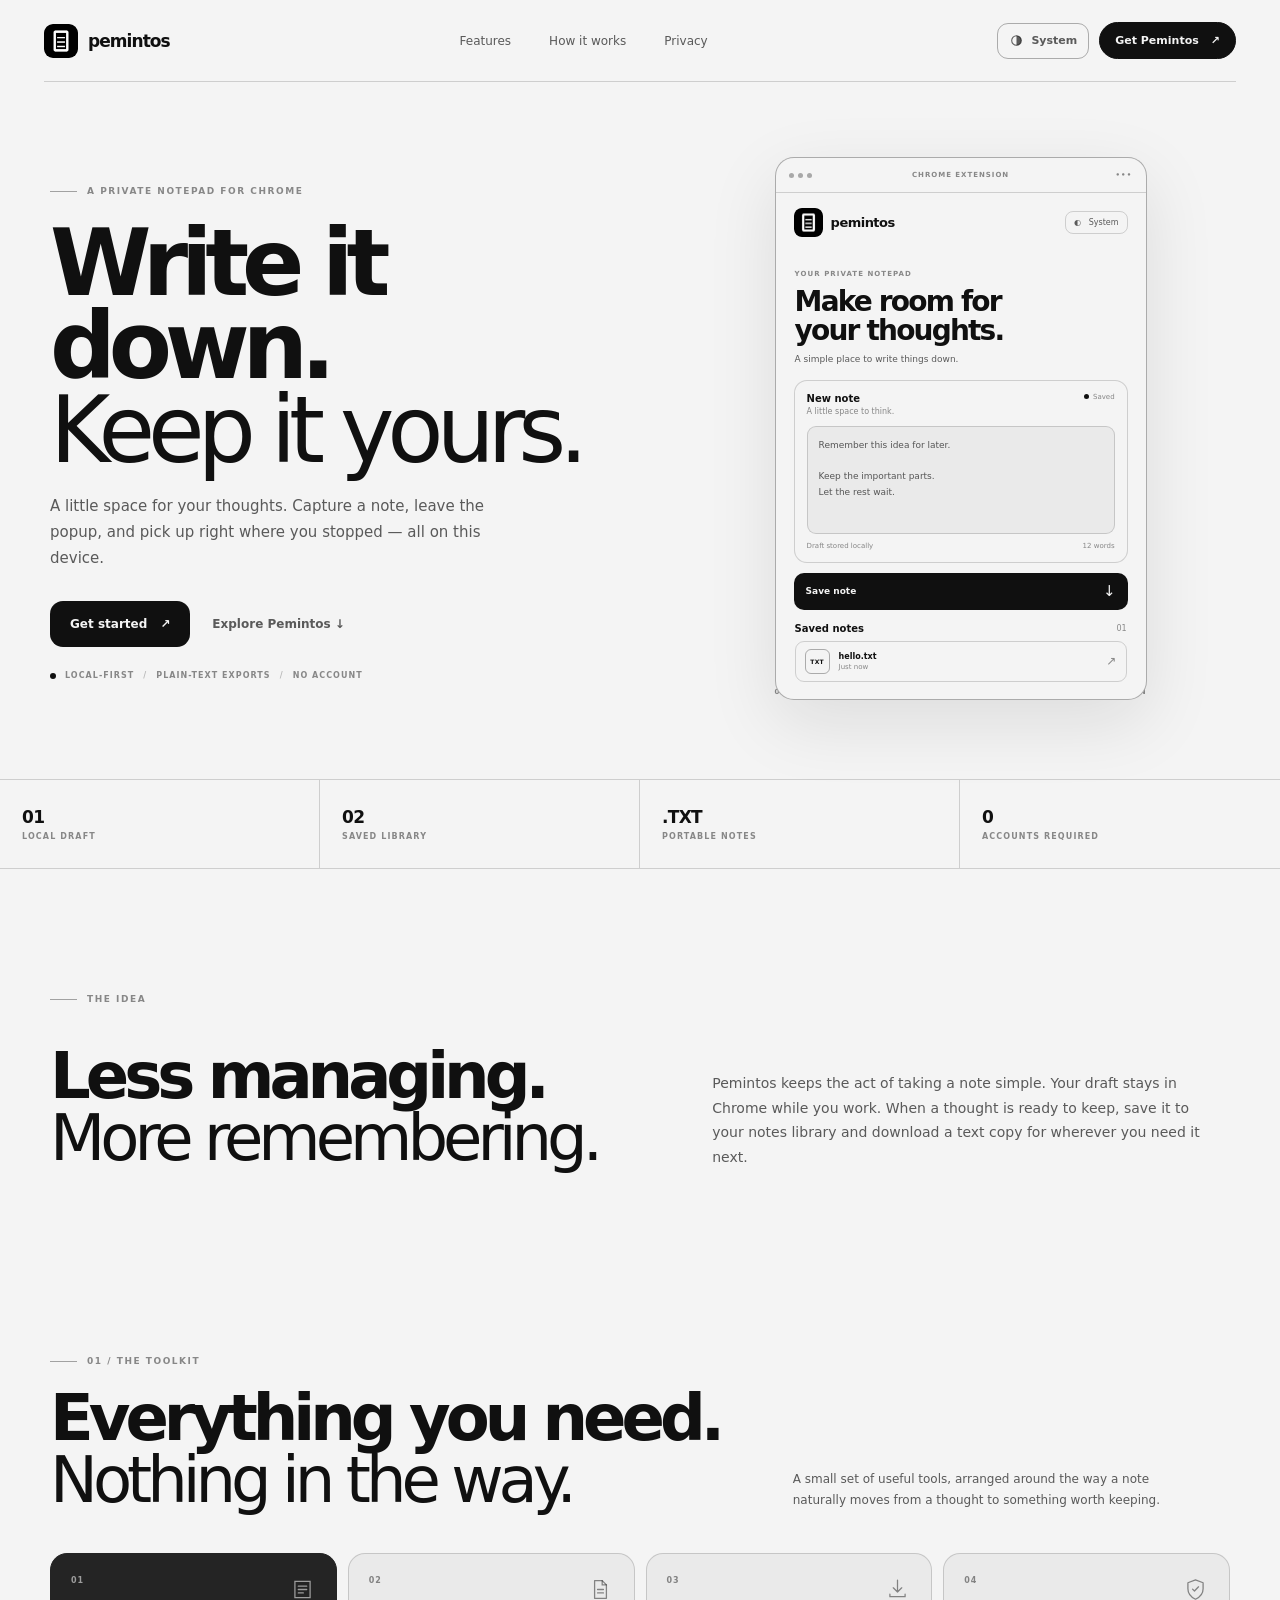
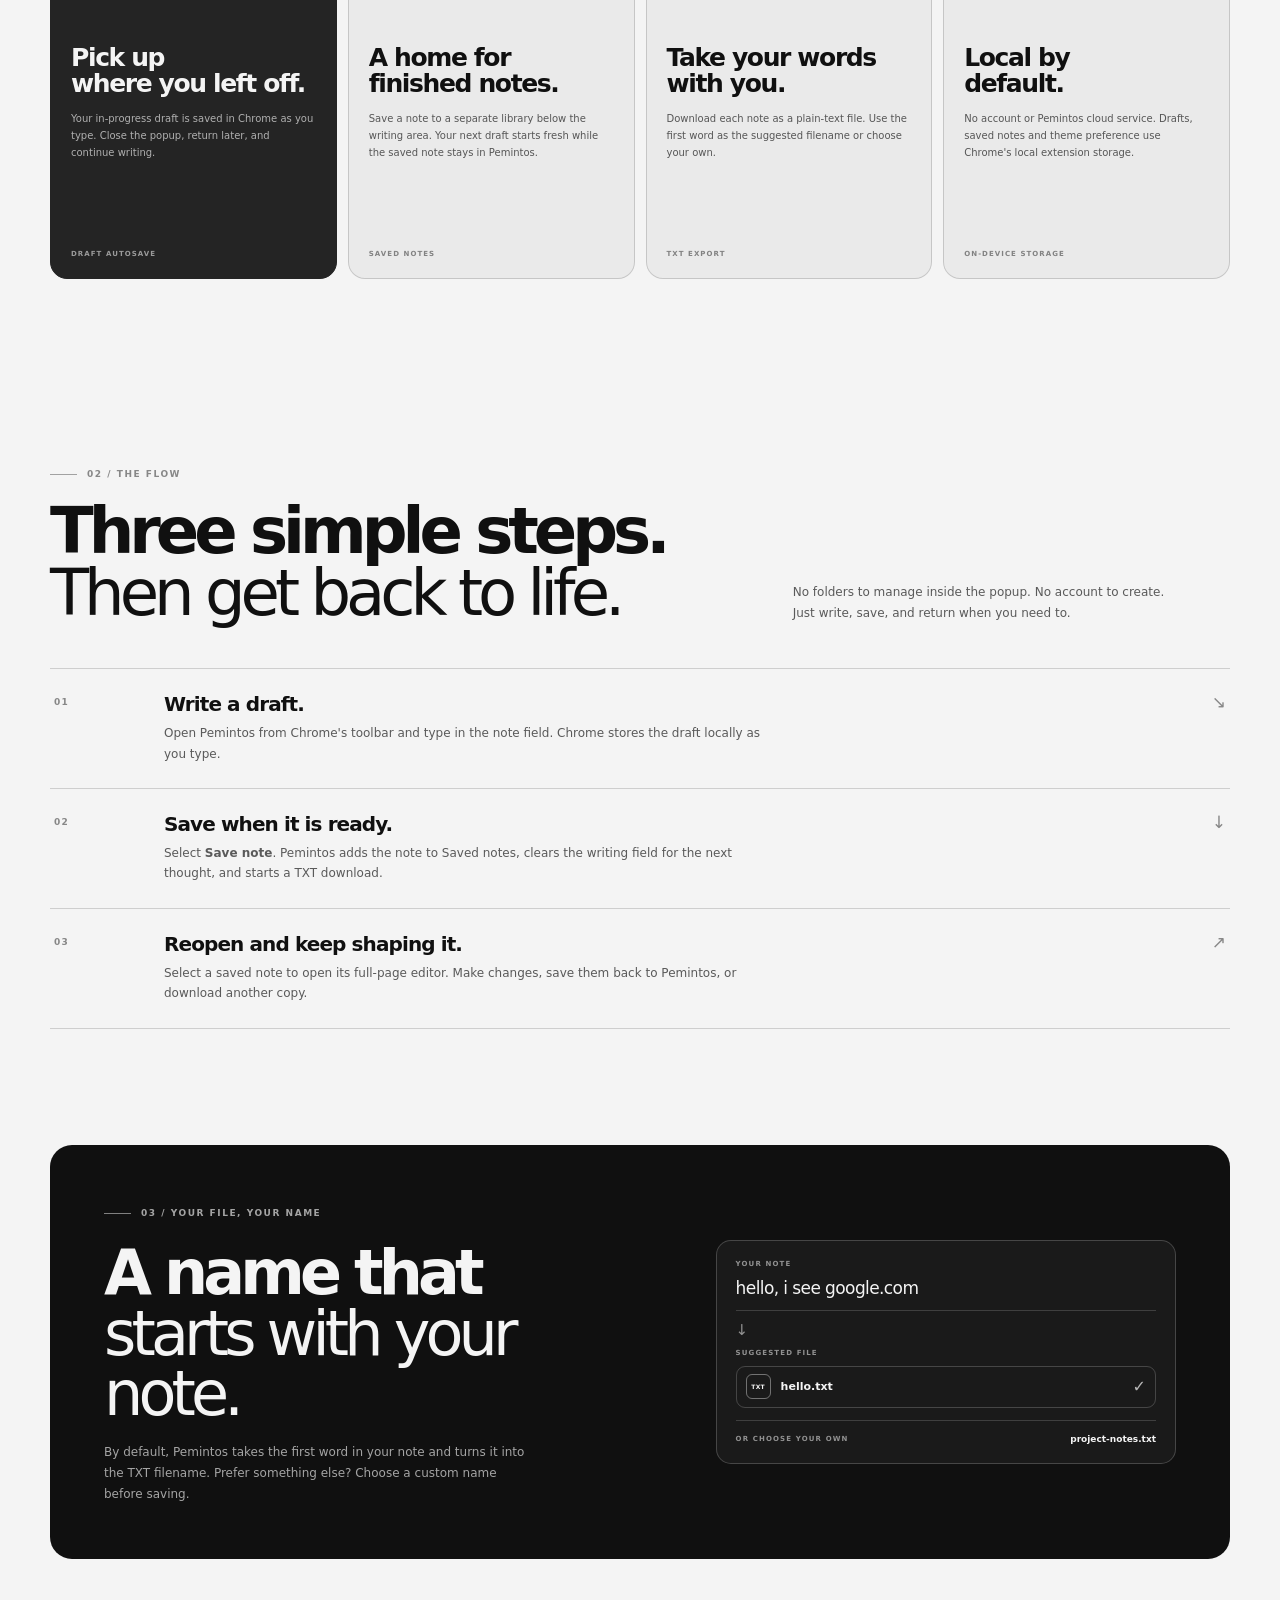
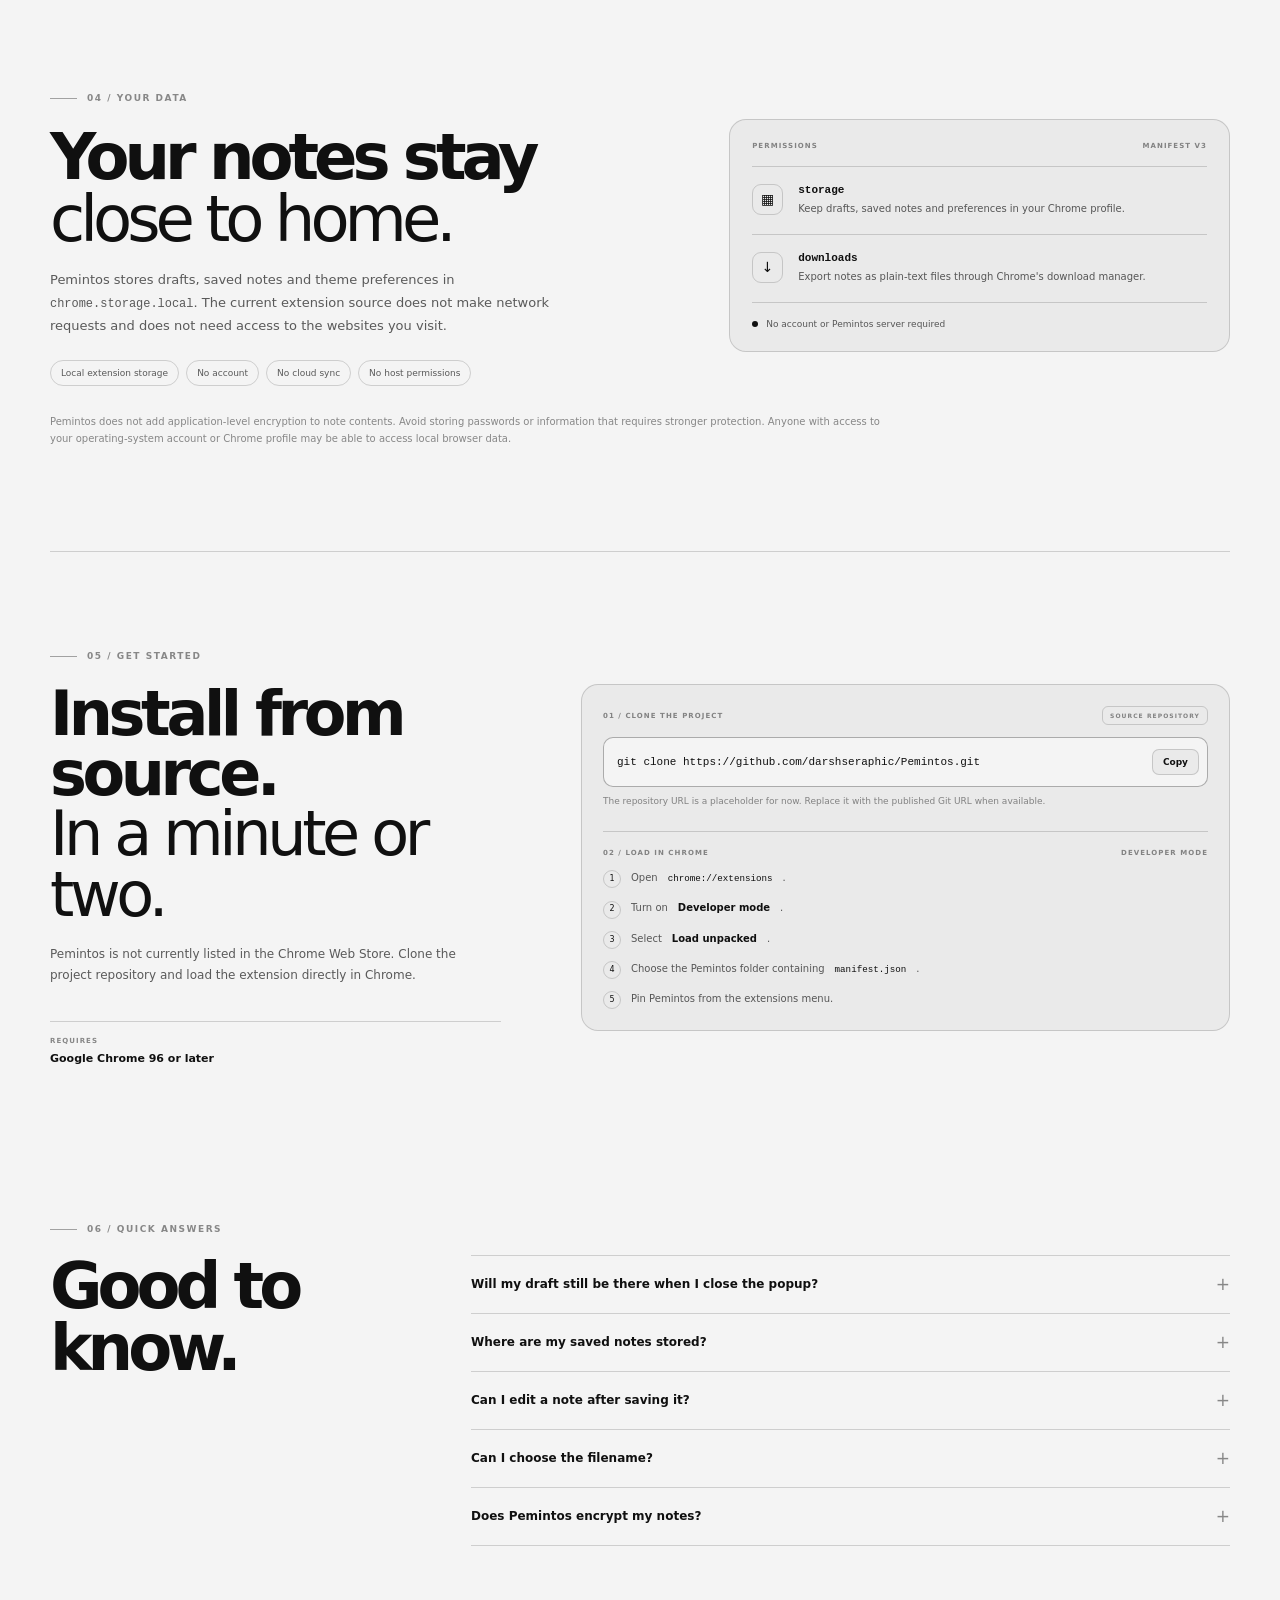
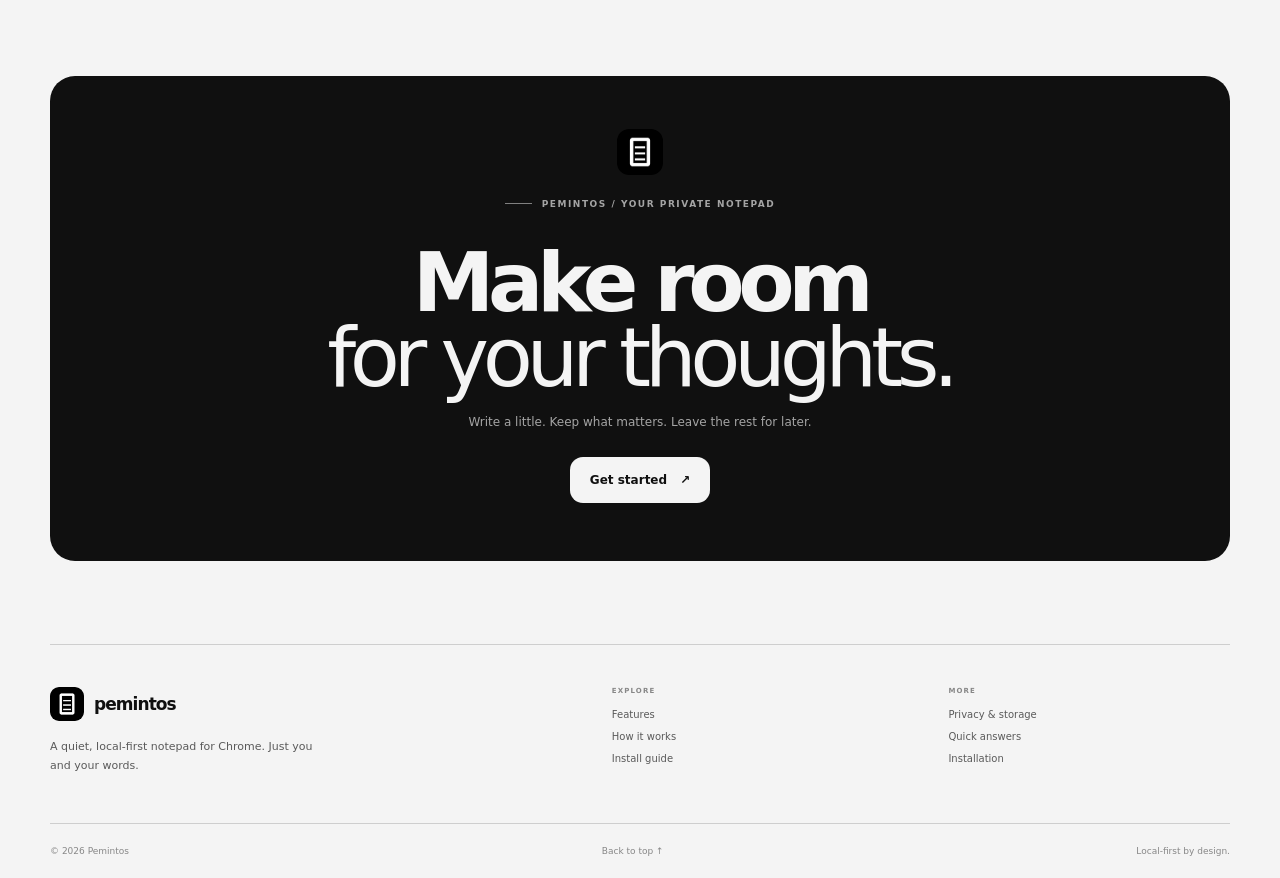
<file: docs/index.html>
<!doctype html>
<html lang="en" data-theme="system">
<head>
  <meta charset="utf-8">
  <meta name="viewport" content="width=device-width, initial-scale=1">
  <meta name="color-scheme" content="light dark">
  <meta name="theme-color" content="#F4F4F4">
  <meta name="description" content="Pemintos is a quiet, local-first notepad for Chrome. Write a thought, keep it in your browser, and download it as a plain-text file when you're ready.">
  <meta property="og:type" content="website">
  <meta property="og:title" content="Pemintos — A little space for your thoughts">
  <meta property="og:description" content="A quiet, local-first notepad for Google Chrome.">
  <meta property="og:image" content="assets/logo.png">
  <title>Pemintos — A little space for your thoughts</title>
  <link rel="icon" type="image/png" href="assets/logo.png">
  <link rel="preload" href="assets/logo.png" as="image">
  <link rel="stylesheet" href="styles.css">
  <script src="script.js" defer></script>
</head>
<body>
  <header class="site-header" id="top">
    <a class="brand" href="#top" aria-label="Pemintos home">
      <img class="brand-mark" src="assets/logo.png" width="34" height="34" alt="">
      <span>pemintos</span>
    </a>

    <nav class="top-nav" aria-label="Main navigation">
      <a href="#features">Features</a>
      <a href="#how-it-works">How it works</a>
      <a href="#privacy">Privacy</a>
    </nav>

    <div class="top-actions">
      <button class="theme-button" id="themeToggle" type="button" aria-label="Change color theme" title="Theme: System. Click to change.">
        <svg viewBox="0 0 20 20" fill="none" aria-hidden="true">
          <circle cx="10" cy="10" r="6.4" stroke="currentColor" stroke-width="1.4"/>
          <path d="M10 3.6a6.4 6.4 0 0 1 0 12.8V3.6Z" fill="currentColor"/>
        </svg>
        <span id="themeLabel">System</span>
      </button>
      <a class="header-cta" href="#install">Get Pemintos <span aria-hidden="true">↗</span></a>
    </div>
  </header>

  <main>
    <section class="hero page-width" aria-labelledby="heroTitle">
      <div class="hero-copy reveal">
        <div class="eyebrow"><span class="eyebrow-rule"></span> A PRIVATE NOTEPAD FOR CHROME</div>
        <h1 id="heroTitle">Write it down.<br><em>Keep it yours.</em></h1>
        <p class="hero-lede">A little space for your thoughts. Capture a note, leave the popup, and pick up right where you stopped — all on this device.</p>
        <div class="hero-actions">
          <a class="button button-primary" href="#install">Get started <span aria-hidden="true">↗</span></a>
          <a class="text-link" href="#features">Explore Pemintos <span aria-hidden="true">↓</span></a>
        </div>
        <div class="hero-meta"><span class="meta-dot"></span> LOCAL-FIRST <span class="meta-separator">/</span> PLAIN-TEXT EXPORTS <span class="meta-separator">/</span> NO ACCOUNT</div>
      </div>

      <div class="hero-visual reveal delay-1" aria-label="Preview of the Pemintos Chrome extension">
        <div class="extension-window">
          <div class="window-bar">
            <div class="window-dots" aria-hidden="true"><i></i><i></i><i></i></div>
            <span>CHROME EXTENSION</span>
            <span class="window-menu" aria-hidden="true">•••</span>
          </div>
          <div class="extension-content">
            <div class="preview-brand">
              <div class="preview-brand-lockup">
                <img src="assets/logo.png" width="30" height="30" alt="">
                <strong>pemintos</strong>
              </div>
              <span class="preview-theme">◐ &nbsp; System</span>
            </div>
            <div class="preview-intro">
              <span class="preview-eyebrow">YOUR PRIVATE NOTEPAD</span>
              <div class="preview-title">Make room for<br>your thoughts.</div>
              <p>A simple place to write things down.</p>
            </div>
            <div class="preview-editor">
              <div class="preview-editor-head">
                <div><strong>New note</strong><small>A little space to think.</small></div>
                <span class="preview-status"><i></i> Saved</span>
              </div>
              <div class="preview-paper">Remember this idea for later.<br><br>Keep the important parts.<br>Let the rest wait.</div>
              <div class="preview-editor-foot"><span>Draft stored locally</span><span>12 words</span></div>
            </div>
            <div class="preview-save-row">
              <span>Save note</span>
              <span class="preview-save-icon" aria-hidden="true">↓</span>
            </div>
            <div class="preview-saved">
              <div class="preview-saved-head"><strong>Saved notes</strong><span>01</span></div>
              <div class="preview-note-row"><span class="file-glyph" aria-hidden="true">TXT</span><span><strong>hello.txt</strong><small>Just now</small></span><b aria-hidden="true">↗</b></div>
            </div>
          </div>
        </div>
        <div class="visual-caption"><span>01 / THE WRITING SPACE</span><span>SMALL BY DESIGN</span></div>
      </div>
    </section>

    <section class="facts-strip" aria-label="Pemintos at a glance">
      <div><strong>01</strong><span>LOCAL DRAFT</span></div>
      <div><strong>02</strong><span>SAVED LIBRARY</span></div>
      <div><strong>.TXT</strong><span>PORTABLE NOTES</span></div>
      <div><strong>0</strong><span>ACCOUNTS REQUIRED</span></div>
    </section>

    <section class="section page-width intro-section">
      <div class="eyebrow"><span class="eyebrow-rule"></span> THE IDEA</div>
      <div class="intro-layout">
        <h2>Less managing.<br><em>More remembering.</em></h2>
        <p>Pemintos keeps the act of taking a note simple. Your draft stays in Chrome while you work. When a thought is ready to keep, save it to your notes library and download a text copy for wherever you need it next.</p>
      </div>
    </section>

    <section class="section page-width features-section" id="features">
      <div class="section-heading-row">
        <div>
          <div class="eyebrow"><span class="eyebrow-rule"></span> 01 / THE TOOLKIT</div>
          <h2>Everything you need.<br><em>Nothing in the way.</em></h2>
        </div>
        <p class="section-side-copy">A small set of useful tools, arranged around the way a note naturally moves from a thought to something worth keeping.</p>
      </div>

      <div class="feature-grid">
        <article class="feature-card feature-card-dark reveal">
          <div class="feature-top"><span>01</span><svg viewBox="0 0 32 32" fill="none" aria-hidden="true"><path d="M7 6.5h18v19H7z" stroke="currentColor" stroke-width="1.5"/><path d="M11 12h10M11 16h10M11 20h6" stroke="currentColor" stroke-width="1.5" stroke-linecap="round"/></svg></div>
          <h3>Pick up<br>where you left off.</h3>
          <p>Your in-progress draft is saved in Chrome as you type. Close the popup, return later, and continue writing.</p>
          <span class="feature-tag">DRAFT AUTOSAVE</span>
        </article>
        <article class="feature-card reveal delay-1">
          <div class="feature-top"><span>02</span><svg viewBox="0 0 32 32" fill="none" aria-hidden="true"><path d="M9 5.5h9l5 5v16H9z" stroke="currentColor" stroke-width="1.5" stroke-linejoin="round"/><path d="M18 5.5v5h5M12.5 16h7M12.5 20h7" stroke="currentColor" stroke-width="1.5" stroke-linecap="round"/></svg></div>
          <h3>A home for<br>finished notes.</h3>
          <p>Save a note to a separate library below the writing area. Your next draft starts fresh while the saved note stays in Pemintos.</p>
          <span class="feature-tag">SAVED NOTES</span>
        </article>
        <article class="feature-card reveal">
          <div class="feature-top"><span>03</span><svg viewBox="0 0 32 32" fill="none" aria-hidden="true"><path d="M16 5v14m0 0 5-5m-5 5-5-5M7 21.5v3h18v-3" stroke="currentColor" stroke-width="1.5" stroke-linecap="round" stroke-linejoin="round"/></svg></div>
          <h3>Take your words<br>with you.</h3>
          <p>Download each note as a plain-text file. Use the first word as the suggested filename or choose your own.</p>
          <span class="feature-tag">TXT EXPORT</span>
        </article>
        <article class="feature-card reveal delay-1">
          <div class="feature-top"><span>04</span><svg viewBox="0 0 32 32" fill="none" aria-hidden="true"><path d="M16 4.5 25 8v7c0 6-3.8 10-9 12.5C10.8 25 7 21 7 15V8l9-3.5Z" stroke="currentColor" stroke-width="1.5" stroke-linejoin="round"/><path d="m12.5 15.5 2.3 2.3 4.8-5" stroke="currentColor" stroke-width="1.5" stroke-linecap="round" stroke-linejoin="round"/></svg></div>
          <h3>Local by<br>default.</h3>
          <p>No account or Pemintos cloud service. Drafts, saved notes and theme preference use Chrome's local extension storage.</p>
          <span class="feature-tag">ON-DEVICE STORAGE</span>
        </article>
      </div>
    </section>

    <section class="section page-width workflow-section" id="how-it-works">
      <div class="eyebrow"><span class="eyebrow-rule"></span> 02 / THE FLOW</div>
      <div class="workflow-heading">
        <h2>Three simple steps.<br><em>Then get back to life.</em></h2>
        <p>No folders to manage inside the popup. No account to create. Just write, save, and return when you need to.</p>
      </div>
      <div class="workflow-list">
        <article class="workflow-step">
          <span class="step-number">01</span>
          <div><h3>Write a draft.</h3><p>Open Pemintos from Chrome's toolbar and type in the note field. Chrome stores the draft locally as you type.</p></div>
          <span class="step-mark" aria-hidden="true">↘</span>
        </article>
        <article class="workflow-step">
          <span class="step-number">02</span>
          <div><h3>Save when it is ready.</h3><p>Select <strong>Save note</strong>. Pemintos adds the note to Saved notes, clears the writing field for the next thought, and starts a TXT download.</p></div>
          <span class="step-mark" aria-hidden="true">↓</span>
        </article>
        <article class="workflow-step">
          <span class="step-number">03</span>
          <div><h3>Reopen and keep shaping it.</h3><p>Select a saved note to open its full-page editor. Make changes, save them back to Pemintos, or download another copy.</p></div>
          <span class="step-mark" aria-hidden="true">↗</span>
        </article>
      </div>
    </section>

    <section class="filename-section page-width" aria-labelledby="filenameTitle">
      <div class="filename-copy">
        <div class="eyebrow light-eyebrow"><span class="eyebrow-rule"></span> 03 / YOUR FILE, YOUR NAME</div>
        <h2 id="filenameTitle">A name that<br><em>starts with your note.</em></h2>
        <p>By default, Pemintos takes the first word in your note and turns it into the TXT filename. Prefer something else? Choose a custom name before saving.</p>
      </div>
      <div class="filename-demo" aria-label="Example of automatic and custom filenames">
        <div class="demo-note">
          <span class="demo-label">YOUR NOTE</span>
          <p>hello, i see google.com</p>
        </div>
        <div class="demo-arrow" aria-hidden="true">↓</div>
        <div class="demo-result">
          <span class="demo-label">SUGGESTED FILE</span>
          <div class="demo-file"><span class="file-glyph">TXT</span><strong>hello.txt</strong><span class="demo-check">✓</span></div>
        </div>
        <div class="demo-custom"><span>OR CHOOSE YOUR OWN</span><strong>project-notes.txt</strong></div>
      </div>
    </section>

    <section class="section page-width privacy-section" id="privacy">
      <div class="privacy-layout">
        <div class="privacy-copy">
          <div class="eyebrow"><span class="eyebrow-rule"></span> 04 / YOUR DATA</div>
          <h2>Your notes stay<br><em>close to home.</em></h2>
          <p>Pemintos stores drafts, saved notes and theme preferences in <code>chrome.storage.local</code>. The current extension source does not make network requests and does not need access to the websites you visit.</p>
          <div class="privacy-tags"><span>Local extension storage</span><span>No account</span><span>No cloud sync</span><span>No host permissions</span></div>
        </div>
        <div class="privacy-card reveal">
          <div class="privacy-card-head"><span>PERMISSIONS</span><span>MANIFEST V3</span></div>
          <div class="permission-row"><span class="permission-symbol">▦</span><div><strong>storage</strong><p>Keep drafts, saved notes and preferences in your Chrome profile.</p></div></div>
          <div class="permission-row"><span class="permission-symbol">↓</span><div><strong>downloads</strong><p>Export notes as plain-text files through Chrome's download manager.</p></div></div>
          <div class="privacy-card-foot"><span class="privacy-dot"></span> No account or Pemintos server required</div>
        </div>
      </div>
      <p class="privacy-caveat">Pemintos does not add application-level encryption to note contents. Avoid storing passwords or information that requires stronger protection. Anyone with access to your operating-system account or Chrome profile may be able to access local browser data.</p>
    </section>

    <section class="section page-width install-section" id="install">
      <div class="eyebrow"><span class="eyebrow-rule"></span> 05 / GET STARTED</div>
      <div class="install-layout">
        <div class="install-copy">
          <h2>Install from source.<br><em>In a minute or two.</em></h2>
          <p>Pemintos is not currently listed in the Chrome Web Store. Clone the project repository and load the extension directly in Chrome.</p>
          <div class="install-requirement"><span>REQUIRES</span><strong>Google Chrome 96 or later</strong></div>
        </div>
        <div class="install-panel">
          <div class="install-panel-head"><span>01 / CLONE THE PROJECT</span><span class="source-status">SOURCE REPOSITORY</span></div>
          <div class="code-row">
            <code id="cloneCommand">git clone https://github.com/darshseraphic/Pemintos.git</code>
            <button class="copy-button" id="copyCloneCommand" type="button" aria-label="Copy git clone command">Copy</button>
          </div>
          <p class="clone-note">The repository URL is a placeholder for now. Replace it with the published Git URL when available.</p>
          <div class="install-divider"></div>
          <div class="install-panel-head"><span>02 / LOAD IN CHROME</span><span>DEVELOPER MODE</span></div>
          <ol class="install-steps">
            <li><span>1</span> Open <code>chrome://extensions</code>.</li>
            <li><span>2</span> Turn on <strong>Developer mode</strong>.</li>
            <li><span>3</span> Select <strong>Load unpacked</strong>.</li>
            <li><span>4</span> Choose the Pemintos folder containing <code>manifest.json</code>.</li>
            <li><span>5</span> Pin Pemintos from the extensions menu.</li>
          </ol>
        </div>
      </div>
    </section>

    <section class="section page-width faq-section" id="faq">
      <div class="eyebrow"><span class="eyebrow-rule"></span> 06 / QUICK ANSWERS</div>
      <div class="faq-layout">
        <h2>Good to know.</h2>
        <div class="faq-list">
          <details>
            <summary>Will my draft still be there when I close the popup?</summary>
            <p>Yes. Pemintos saves the current draft in Chrome's local extension storage as you type. Reopen the popup to continue where you left off.</p>
          </details>
          <details>
            <summary>Where are my saved notes stored?</summary>
            <p>Saved notes live in Pemintos' local extension storage, not in a regular folder on your computer. Downloaded TXT files are separate and follow Chrome's download settings.</p>
          </details>
          <details>
            <summary>Can I edit a note after saving it?</summary>
            <p>Yes. Select the note in Saved notes to open the full-page editor. Save changes to update the in-extension copy, or download the edited note as a TXT file.</p>
          </details>
          <details>
            <summary>Can I choose the filename?</summary>
            <p>Yes. Pemintos suggests a filename based on the first word of your note. Use the custom filename control to provide a different name.</p>
          </details>
          <details>
            <summary>Does Pemintos encrypt my notes?</summary>
            <p>No application-level encryption is currently added. Notes are stored through Chrome's local extension storage. Do not use Pemintos as a password manager or for highly sensitive information.</p>
          </details>
        </div>
      </div>
    </section>

    <section class="page-width final-cta-section">
      <div class="final-cta">
        <img src="assets/logo.png" width="46" height="46" alt="" class="final-logo">
        <div class="eyebrow light-eyebrow"><span class="eyebrow-rule"></span> PEMINTOS / YOUR PRIVATE NOTEPAD</div>
        <h2>Make room<br><em>for your thoughts.</em></h2>
        <p>Write a little. Keep what matters. Leave the rest for later.</p>
        <a class="button button-light" href="#install">Get started <span aria-hidden="true">↗</span></a>
      </div>
    </section>
  </main>

  <footer class="site-footer page-width">
    <div class="footer-main">
      <div class="footer-brand-block">
        <a class="brand" href="#top"><img class="brand-mark" src="assets/logo.png" width="34" height="34" alt=""><span>pemintos</span></a>
        <p>A quiet, local-first notepad for Chrome. Just you and your words.</p>
      </div>
      <div class="footer-links">
        <span>EXPLORE</span>
        <a href="#features">Features</a>
        <a href="#how-it-works">How it works</a>
        <a href="#install">Install guide</a>
      </div>
      <div class="footer-links">
        <span>MORE</span>
        <a href="#privacy">Privacy &amp; storage</a>
        <a href="#faq">Quick answers</a>
        <a href="#install">Installation</a>
      </div>
    </div>
    <div class="footer-bottom">
      <span>© <span id="year"></span> Pemintos</span>
      <a href="#top">Back to top ↑</a>
      <span>Local-first by design.</span>
    </div>
  </footer>

  <div class="toast" id="toast" role="status" aria-live="polite" hidden></div>
</body>
</html>
</file>
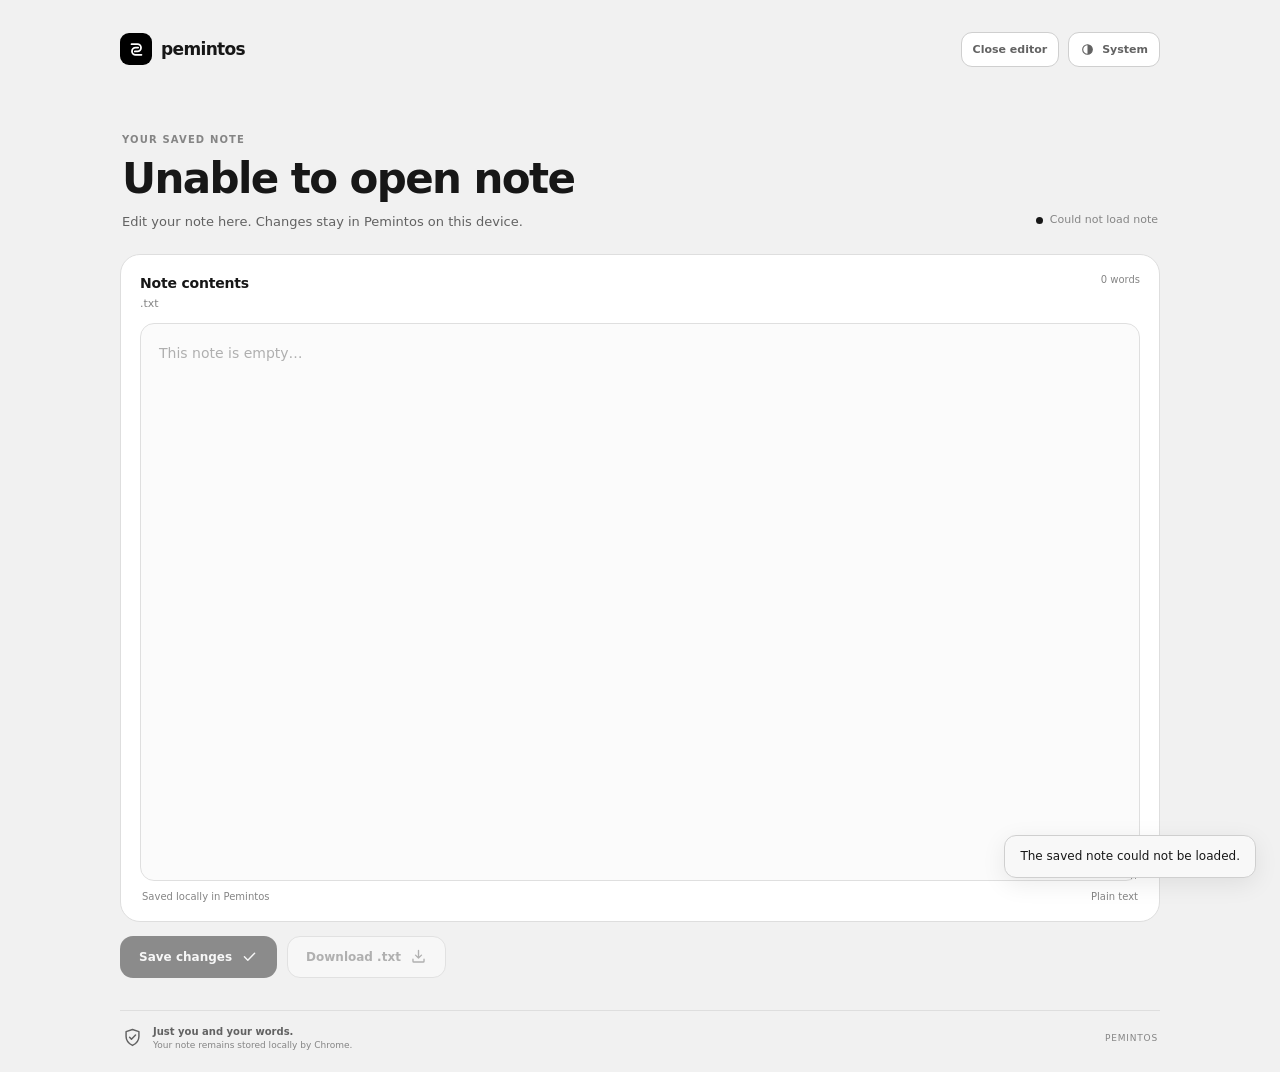
<file: note.html>
<!doctype html>
<html lang="en" data-theme="system">
<head>
  <meta charset="utf-8">
  <meta name="viewport" content="width=device-width, initial-scale=1">
  <meta name="color-scheme" content="light dark">
  <title>Note — Pemintos</title>
  <link rel="stylesheet" href="note.css">
  <script src="note.js" defer></script>
</head>
<body>
  <main class="note-app" id="top">
    <header class="topbar">
      <a class="brand" href="#top" aria-label="Pemintos top">
        <span class="brand-mark" aria-hidden="true">
          <svg viewBox="0 0 28 28" fill="none">
            <path d="M8 7.5h7.1a4.4 4.4 0 0 1 0 8.8H12" stroke="currentColor" stroke-width="2.2" stroke-linecap="round"/>
            <path d="M20 20.5h-7.1a4.4 4.4 0 0 1 0-8.8H16" stroke="currentColor" stroke-width="2.2" stroke-linecap="round"/>
          </svg>
        </span>
        <span class="brand-name">pemintos</span>
      </a>

      <div class="topbar-actions">
        <button class="quiet-button" id="closeEditorButton" type="button">Close editor</button>
        <button class="theme-button" id="themeButton" type="button" aria-label="Change color theme" title="Change color theme">
          <svg class="theme-icon" viewBox="0 0 20 20" fill="none" aria-hidden="true">
            <circle cx="10" cy="10" r="6.4" stroke="currentColor" stroke-width="1.5"/>
            <path d="M10 3.6a6.4 6.4 0 0 1 0 12.8V3.6Z" fill="currentColor"/>
          </svg>
          <span id="themeLabel">System</span>
        </button>
      </div>
    </header>

    <section class="note-intro">
      <p class="eyebrow">YOUR SAVED NOTE</p>
      <div class="title-line">
        <div>
          <h1 id="noteTitle">Opening note…</h1>
          <p class="note-description">Edit your note here. Changes stay in Pemintos on this device.</p>
        </div>
        <div class="save-state" id="saveState" role="status" aria-live="polite">
          <span class="state-dot" aria-hidden="true"></span>
          <span id="saveStateText">Loading note…</span>
        </div>
      </div>
    </section>

    <section class="editor-card" aria-labelledby="editorHeading">
      <div class="editor-head">
        <div>
          <h2 id="editorHeading">Note contents</h2>
          <p class="editor-subtitle" id="fileNameLabel">.txt</p>
        </div>
        <span class="word-count" id="wordCount">0 words</span>
      </div>
      <label class="visually-hidden" for="noteEditor">Edit your saved note</label>
      <textarea id="noteEditor" spellcheck="true" placeholder="This note is empty…" disabled></textarea>
      <div class="editor-foot">
        <span id="updatedLabel">Saved locally in Pemintos</span>
        <span>Plain text</span>
      </div>
    </section>

    <div class="action-row">
      <button class="button button-primary" id="saveChangesButton" type="button" disabled>
        <span>Save changes</span>
        <svg viewBox="0 0 20 20" fill="none" aria-hidden="true">
          <path d="m4 10.3 4 4 8-8" stroke="currentColor" stroke-width="1.7" stroke-linecap="round" stroke-linejoin="round"/>
        </svg>
      </button>
      <button class="button button-secondary" id="downloadButton" type="button" disabled>
        <span>Download .txt</span>
        <svg viewBox="0 0 20 20" fill="none" aria-hidden="true">
          <path d="M10 2.8v9.1m0 0 3.5-3.5M10 11.9 6.5 8.4M3.5 13.2v2.3c0 .6.4 1 1 1h11c.6 0 1-.4 1-1v-2.3" stroke="currentColor" stroke-width="1.6" stroke-linecap="round" stroke-linejoin="round"/>
        </svg>
      </button>
    </div>

    <footer class="footer">
      <div class="privacy-mark" aria-hidden="true">
        <svg viewBox="0 0 18 18" fill="none">
          <path d="M9 2.2 14.5 4v4.2c0 3.6-2.3 6.1-5.5 7.6-3.2-1.5-5.5-4-5.5-7.6V4L9 2.2Z" stroke="currentColor" stroke-width="1.25" stroke-linejoin="round"/>
          <path d="m6.5 8.8 1.6 1.6 3.5-3.6" stroke="currentColor" stroke-width="1.25" stroke-linecap="round" stroke-linejoin="round"/>
        </svg>
      </div>
      <div class="footer-copy">
        <strong>Just you and your words.</strong>
        <span>Your note remains stored locally by Chrome.</span>
      </div>
      <span class="version">PEMINTOS</span>
    </footer>

    <div class="toast" id="toast" role="status" aria-live="polite" hidden></div>
  </main>
</body>
</html>
</file>
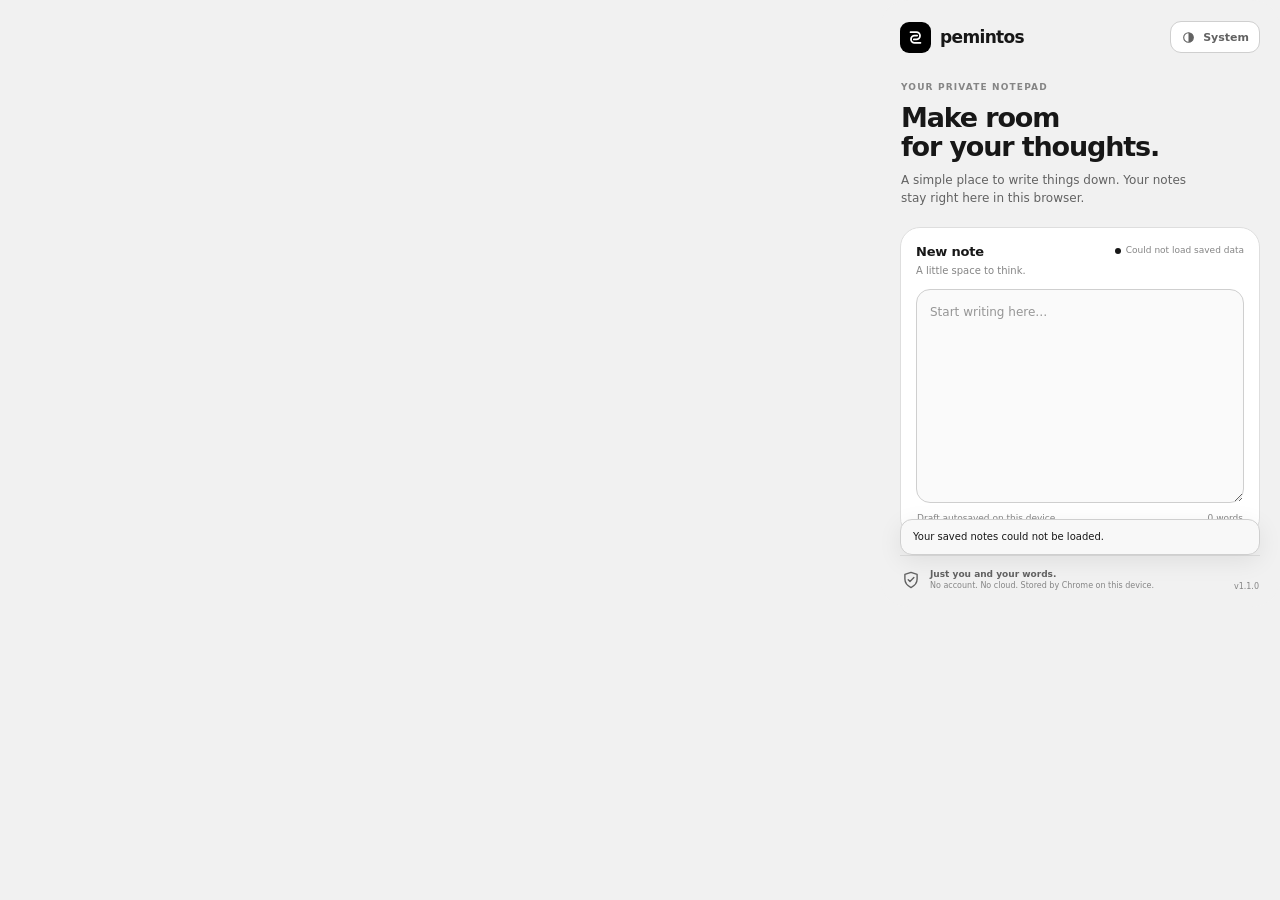
<file: popup.html>
<!doctype html>
<html lang="en" data-theme="system">
<head>
  <meta charset="utf-8">
  <meta name="viewport" content="width=device-width, initial-scale=1">
  <meta name="color-scheme" content="light dark">
  <title>Pemintos — Notes</title>
  <link rel="stylesheet" href="popup.css">
  <script src="popup.js" defer></script>
</head>
<body>
  <main class="app-shell">
    <header class="topbar">
      <a class="brand" href="#main" aria-label="Pemintos home">
        <span class="brand-mark" aria-hidden="true">
          <svg viewBox="0 0 28 28" fill="none">
            <path d="M8 7.5h7.1a4.4 4.4 0 0 1 0 8.8H12" stroke="currentColor" stroke-width="2.2" stroke-linecap="round"/>
            <path d="M20 20.5h-7.1a4.4 4.4 0 0 1 0-8.8H16" stroke="currentColor" stroke-width="2.2" stroke-linecap="round"/>
          </svg>
        </span>
        <span class="brand-name">pemintos</span>
      </a>

      <button class="theme-button" id="themeButton" type="button" aria-label="Change color theme" title="Change color theme">
        <svg class="theme-icon" viewBox="0 0 20 20" fill="none" aria-hidden="true">
          <circle cx="10" cy="10" r="6.4" stroke="currentColor" stroke-width="1.5"/>
          <path d="M10 3.6a6.4 6.4 0 0 1 0 12.8V3.6Z" fill="currentColor"/>
        </svg>
        <span id="themeLabel">System</span>
      </button>
    </header>

    <section class="intro" id="main">
      <p class="eyebrow">YOUR PRIVATE NOTEPAD</p>
      <h1>Make room<br>for your thoughts.</h1>
      <p class="intro-copy">A simple place to write things down. Your notes stay right here in this browser.</p>
    </section>

    <section class="editor-card" aria-labelledby="noteHeading">
      <div class="editor-head">
        <div>
          <h2 id="noteHeading">New note</h2>
          <p class="editor-subtitle">A little space to think.</p>
        </div>
        <div class="save-state" id="saveState" role="status" aria-live="polite">
          <span class="state-dot" aria-hidden="true"></span>
          <span id="saveStateText">Ready when you are</span>
        </div>
      </div>

      <label class="visually-hidden" for="noteEditor">Write your note</label>
      <textarea
        id="noteEditor"
        spellcheck="true"
        placeholder="Start writing here…"
        aria-describedby="editorHint"
      ></textarea>

      <div class="editor-foot">
        <span id="editorHint">Draft autosaved on this device</span>
        <span id="wordCount">0 words</span>
      </div>
    </section>

    <section class="save-section" id="saveSection" hidden aria-labelledby="saveHeading">
      <div class="section-heading">
        <div>
          <h2 id="saveHeading">Save this note</h2>
          <p>Keep it in Pemintos and download a .txt copy.</p>
        </div>
        <span class="file-type">.TXT</span>
      </div>

      <button class="button button-primary" id="saveNoteButton" type="button">
        <span>Save note</span>
        <svg viewBox="0 0 20 20" fill="none" aria-hidden="true">
          <path d="M10 2.8v9.1m0 0 3.5-3.5M10 11.9 6.5 8.4M3.5 13.2v2.3c0 .6.4 1 1 1h11c.6 0 1-.4 1-1v-2.3" stroke="currentColor" stroke-width="1.6" stroke-linecap="round" stroke-linejoin="round"/>
        </svg>
      </button>
      <p class="filename-hint">File name <strong id="suggestedFilename">note.txt</strong></p>

      <button class="button button-secondary" id="customNameButton" type="button" aria-expanded="false" aria-controls="customNamePanel">
        Choose a different file name
      </button>

      <form class="custom-name-panel" id="customNamePanel" hidden>
        <label for="customFilename">File name</label>
        <div class="filename-input-row">
          <input id="customFilename" type="text" maxlength="100" autocomplete="off" spellcheck="false" placeholder="my-note">
          <span class="extension-label">.txt</span>
        </div>
        <div class="custom-actions">
          <button class="text-button" id="cancelCustomName" type="button">Cancel</button>
          <button class="button button-primary button-small" type="submit">Save note</button>
        </div>
      </form>
    </section>

    <section class="saved-section" id="savedSection" hidden aria-labelledby="savedHeading">
      <div class="saved-heading">
        <div>
          <h2 id="savedHeading">Saved notes</h2>
          <p>Your notes, kept in this browser.</p>
        </div>
        <span class="saved-count" id="savedCount">0</span>
      </div>
      <div class="saved-list" id="savedList" aria-live="polite"></div>
    </section>

    <footer class="footer">
      <div class="privacy-mark" aria-hidden="true">
        <svg viewBox="0 0 18 18" fill="none">
          <path d="M9 2.2 14.5 4v4.2c0 3.6-2.3 6.1-5.5 7.6-3.2-1.5-5.5-4-5.5-7.6V4L9 2.2Z" stroke="currentColor" stroke-width="1.25" stroke-linejoin="round"/>
          <path d="m6.5 8.8 1.6 1.6 3.5-3.6" stroke="currentColor" stroke-width="1.25" stroke-linecap="round" stroke-linejoin="round"/>
        </svg>
      </div>
      <div class="footer-copy">
        <strong>Just you and your words.</strong>
        <span>No account. No cloud. Stored by Chrome on this device.</span>
      </div>
      <span class="version">v1.1.0</span>
    </footer>

    <div class="toast" id="toast" role="status" aria-live="polite" hidden></div>
  </main>
</body>
</html>
</file>
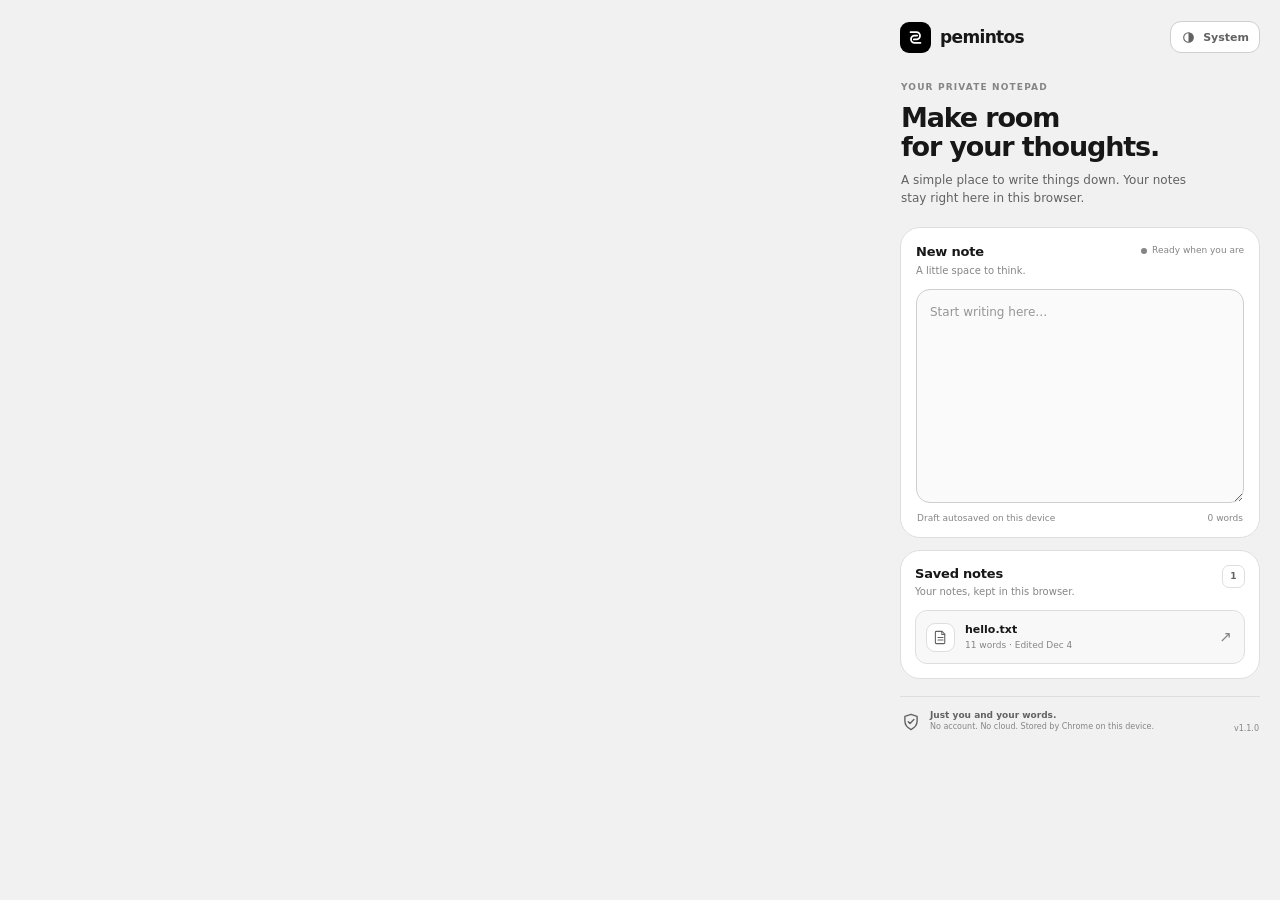
<file: preview.html>
<!doctype html>
<html lang="en" data-theme="system">
<head>
  <meta charset="utf-8">
  <meta name="viewport" content="width=device-width, initial-scale=1">
  <meta name="color-scheme" content="light dark">
  <title>Pemintos — Notes</title>
  <link rel="stylesheet" href="popup.css">
  <script>
    (() => {
      const storeKey = "pemintos-preview-store";
      const seed = {
        noteDraft: "",
        themeMode: "system",
        savedNotes: [{
          id: "preview-hello",
          filename: "hello.txt",
          content: "hello world\nThis note is saved separately from the draft editor.",
          createdAt: Date.now() - 86400000,
          updatedAt: Date.now() - 3600000
        }]
      };
      const readStore = () => {
        try { return JSON.parse(localStorage.getItem(storeKey)) || seed; }
        catch { return seed; }
      };
      let data = readStore();
      let lastDownload = null;
      window.chrome = {
        storage: { local: {
          get: async (keys) => {
            const requested = Array.isArray(keys) ? keys : (typeof keys === "string" ? [keys] : Object.keys(keys || data));
            return Object.fromEntries(requested.map((key) => [key, data[key]]));
          },
          set: async (values) => {
            data = { ...data, ...values };
            localStorage.setItem(storeKey, JSON.stringify(data));
          }
        } },
        downloads: {
          download: async (options) => { lastDownload = { id: 1, filename: options.filename }; return 1; },
          search: async () => lastDownload ? [lastDownload] : []
        },
        runtime: { getURL: (path) => new URL(path, location.href).href },
        tabs: { create: ({ url }) => window.open(url, "_blank") }
      };
    })();
  </script>
  <script src="popup.js" defer></script>
</head>
<body>
  <main class="app-shell">
    <header class="topbar">
      <a class="brand" href="#main" aria-label="Pemintos home">
        <span class="brand-mark" aria-hidden="true">
          <svg viewBox="0 0 28 28" fill="none">
            <path d="M8 7.5h7.1a4.4 4.4 0 0 1 0 8.8H12" stroke="currentColor" stroke-width="2.2" stroke-linecap="round"/>
            <path d="M20 20.5h-7.1a4.4 4.4 0 0 1 0-8.8H16" stroke="currentColor" stroke-width="2.2" stroke-linecap="round"/>
          </svg>
        </span>
        <span class="brand-name">pemintos</span>
      </a>

      <button class="theme-button" id="themeButton" type="button" aria-label="Change color theme" title="Change color theme">
        <svg class="theme-icon" viewBox="0 0 20 20" fill="none" aria-hidden="true">
          <circle cx="10" cy="10" r="6.4" stroke="currentColor" stroke-width="1.5"/>
          <path d="M10 3.6a6.4 6.4 0 0 1 0 12.8V3.6Z" fill="currentColor"/>
        </svg>
        <span id="themeLabel">System</span>
      </button>
    </header>

    <section class="intro" id="main">
      <p class="eyebrow">YOUR PRIVATE NOTEPAD</p>
      <h1>Make room<br>for your thoughts.</h1>
      <p class="intro-copy">A simple place to write things down. Your notes stay right here in this browser.</p>
    </section>

    <section class="editor-card" aria-labelledby="noteHeading">
      <div class="editor-head">
        <div>
          <h2 id="noteHeading">New note</h2>
          <p class="editor-subtitle">A little space to think.</p>
        </div>
        <div class="save-state" id="saveState" role="status" aria-live="polite">
          <span class="state-dot" aria-hidden="true"></span>
          <span id="saveStateText">Ready when you are</span>
        </div>
      </div>

      <label class="visually-hidden" for="noteEditor">Write your note</label>
      <textarea
        id="noteEditor"
        spellcheck="true"
        placeholder="Start writing here…"
        aria-describedby="editorHint"
      ></textarea>

      <div class="editor-foot">
        <span id="editorHint">Draft autosaved on this device</span>
        <span id="wordCount">0 words</span>
      </div>
    </section>

    <section class="save-section" id="saveSection" hidden aria-labelledby="saveHeading">
      <div class="section-heading">
        <div>
          <h2 id="saveHeading">Save this note</h2>
          <p>Keep it in Pemintos and download a .txt copy.</p>
        </div>
        <span class="file-type">.TXT</span>
      </div>

      <button class="button button-primary" id="saveNoteButton" type="button">
        <span>Save note</span>
        <svg viewBox="0 0 20 20" fill="none" aria-hidden="true">
          <path d="M10 2.8v9.1m0 0 3.5-3.5M10 11.9 6.5 8.4M3.5 13.2v2.3c0 .6.4 1 1 1h11c.6 0 1-.4 1-1v-2.3" stroke="currentColor" stroke-width="1.6" stroke-linecap="round" stroke-linejoin="round"/>
        </svg>
      </button>
      <p class="filename-hint">File name <strong id="suggestedFilename">note.txt</strong></p>

      <button class="button button-secondary" id="customNameButton" type="button" aria-expanded="false" aria-controls="customNamePanel">
        Choose a different file name
      </button>

      <form class="custom-name-panel" id="customNamePanel" hidden>
        <label for="customFilename">File name</label>
        <div class="filename-input-row">
          <input id="customFilename" type="text" maxlength="100" autocomplete="off" spellcheck="false" placeholder="my-note">
          <span class="extension-label">.txt</span>
        </div>
        <div class="custom-actions">
          <button class="text-button" id="cancelCustomName" type="button">Cancel</button>
          <button class="button button-primary button-small" type="submit">Save note</button>
        </div>
      </form>
    </section>

    <section class="saved-section" id="savedSection" hidden aria-labelledby="savedHeading">
      <div class="saved-heading">
        <div>
          <h2 id="savedHeading">Saved notes</h2>
          <p>Your notes, kept in this browser.</p>
        </div>
        <span class="saved-count" id="savedCount">0</span>
      </div>
      <div class="saved-list" id="savedList" aria-live="polite"></div>
    </section>

    <footer class="footer">
      <div class="privacy-mark" aria-hidden="true">
        <svg viewBox="0 0 18 18" fill="none">
          <path d="M9 2.2 14.5 4v4.2c0 3.6-2.3 6.1-5.5 7.6-3.2-1.5-5.5-4-5.5-7.6V4L9 2.2Z" stroke="currentColor" stroke-width="1.25" stroke-linejoin="round"/>
          <path d="m6.5 8.8 1.6 1.6 3.5-3.6" stroke="currentColor" stroke-width="1.25" stroke-linecap="round" stroke-linejoin="round"/>
        </svg>
      </div>
      <div class="footer-copy">
        <strong>Just you and your words.</strong>
        <span>No account. No cloud. Stored by Chrome on this device.</span>
      </div>
      <span class="version">v1.1.0</span>
    </footer>

    <div class="toast" id="toast" role="status" aria-live="polite" hidden></div>
  </main>
</body>
</html>
</file>
<file: docs/styles.css>
:root {
  color-scheme: light;
  --page: #F4F4F4;
  --surface: #F4F4F4;
  --surface-soft: rgba(36, 36, 36, .045);
  --surface-strong: #242424;
  --ink: #101010;
  --paper: #F4F4F4;
  --secondary: rgba(16, 16, 16, .68);
  --muted: rgba(16, 16, 16, .48);
  --line: rgba(36, 36, 36, .18);
  --line-strong: rgba(36, 36, 36, .35);
  --button-bg: #101010;
  --button-text: #F4F4F4;
  --dark-panel: #101010;
  --dark-panel-soft: #242424;
  --dark-text: #F4F4F4;
  --dark-muted: rgba(244, 244, 244, .65);
  --shadow: 0 22px 70px rgba(16, 16, 16, .10);
  font-family: system-ui, -apple-system, BlinkMacSystemFont, "SF Pro Text", "Segoe UI", Roboto, Arial, sans-serif;
  font-synthesis: none;
  text-rendering: optimizeLegibility;
  -webkit-font-smoothing: antialiased;
  -moz-osx-font-smoothing: grayscale;
}

:root[data-theme="dark"] {
  color-scheme: dark;
  --page: #101010;
  --surface: #242424;
  --surface-soft: rgba(244, 244, 244, .055);
  --surface-strong: #242424;
  --ink: #F4F4F4;
  --paper: #101010;
  --secondary: rgba(244, 244, 244, .68);
  --muted: rgba(244, 244, 244, .48);
  --line: rgba(244, 244, 244, .18);
  --line-strong: rgba(244, 244, 244, .34);
  --button-bg: #F4F4F4;
  --button-text: #101010;
  --dark-panel: #242424;
  --dark-panel-soft: #101010;
  --dark-text: #F4F4F4;
  --dark-muted: rgba(244, 244, 244, .65);
  --shadow: 0 22px 70px rgba(0, 0, 0, .28);
}

@media (prefers-color-scheme: dark) {
  :root[data-theme="system"] {
    color-scheme: dark;
    --page: #101010;
    --surface: #242424;
    --surface-soft: rgba(244, 244, 244, .055);
    --surface-strong: #242424;
    --ink: #F4F4F4;
    --paper: #101010;
    --secondary: rgba(244, 244, 244, .68);
    --muted: rgba(244, 244, 244, .48);
    --line: rgba(244, 244, 244, .18);
    --line-strong: rgba(244, 244, 244, .34);
    --button-bg: #F4F4F4;
    --button-text: #101010;
    --dark-panel: #242424;
    --dark-panel-soft: #101010;
    --dark-text: #F4F4F4;
    --dark-muted: rgba(244, 244, 244, .65);
    --shadow: 0 22px 70px rgba(0, 0, 0, .28);
  }
}

* { box-sizing: border-box; scrollbar-width: thin; scrollbar-color: var(--ink) transparent; }
html { scroll-behavior: smooth; scroll-padding-top: 92px; }
body { margin: 0; min-width: 320px; overflow-x: hidden; background: var(--page); color: var(--ink); }
body, button, a { -webkit-tap-highlight-color: transparent; }
button, input, textarea { font: inherit; }
a { color: inherit; text-decoration: none; }
button { color: inherit; }
::selection { background: var(--ink); color: var(--page); }
::-webkit-scrollbar { width: 8px; }
::-webkit-scrollbar-track { background: transparent; }
::-webkit-scrollbar-thumb { background: var(--ink); border: 2px solid var(--page); border-radius: 999px; }
::-webkit-scrollbar-thumb:hover { opacity: .75; }
:focus-visible { outline: 2px solid var(--ink); outline-offset: 4px; }

.page-width { width: min(calc(100% - 88px), 1180px); margin-inline: auto; }
.site-header {
  width: min(calc(100% - 88px), 1280px);
  min-height: 82px;
  margin-inline: auto;
  display: flex;
  align-items: center;
  justify-content: space-between;
  gap: 28px;
  border-bottom: 1px solid var(--line);
}
.brand { display: inline-flex; align-items: center; gap: 10px; flex: 0 0 auto; font-size: 17px; font-weight: 720; letter-spacing: -.055em; }
.brand-mark { display: block; width: 34px; height: 34px; object-fit: contain; border-radius: 9px; }
.top-nav { display: flex; align-items: center; justify-content: center; gap: clamp(18px, 3vw, 38px); color: var(--secondary); font-size: 12px; }
.top-nav a, .footer-links a, .footer-bottom a { transition: color .16s ease; }
.top-nav a:hover, .footer-links a:hover, .footer-bottom a:hover { color: var(--ink); }
.top-actions { display: flex; align-items: center; justify-content: flex-end; gap: 10px; }
.theme-button { min-height: 36px; padding: 0 11px; display: inline-flex; align-items: center; gap: 7px; border: 1px solid var(--line-strong); border-radius: 11px; background: transparent; color: var(--secondary); font-size: 11px; font-weight: 620; cursor: pointer; transition: background .16s ease, border-color .16s ease, transform .16s ease; }
.theme-button svg { width: 15px; height: 15px; }
.theme-button:hover { background: var(--surface-soft); border-color: var(--ink); }
.theme-button:active, .button:active { transform: translateY(1px); }
.header-cta { padding: 11px 15px; display: inline-flex; align-items: center; gap: 12px; border: 1px solid var(--ink); border-radius: 999px; background: var(--button-bg); color: var(--button-text); font-size: 11px; font-weight: 700; transition: opacity .16s ease, transform .16s ease; }
.header-cta:hover { opacity: .82; transform: translateY(-1px); }

.hero { min-height: 695px; display: grid; grid-template-columns: 1fr 1fr; align-items: center; gap: clamp(44px, 8vw, 118px); padding-top: 74px; padding-bottom: 78px; }
.hero-copy { max-width: 570px; }
.eyebrow { display: inline-flex; align-items: center; gap: 10px; color: var(--muted); font-size: 9px; line-height: 1.2; font-weight: 780; letter-spacing: .17em; text-transform: uppercase; }
.eyebrow-rule { width: 27px; height: 1px; flex: 0 0 27px; background: currentColor; opacity: .75; }
.hero h1, .section h2, .filename-copy h2, .final-cta h2 { margin: 25px 0 20px; font-size: clamp(58px, 7.2vw, 92px); line-height: .91; letter-spacing: -.078em; font-weight: 690; }
.hero h1 em, .section h2 em, .filename-copy h2 em, .final-cta h2 em { font-weight: 470; font-style: normal; }
.hero-lede { max-width: 440px; margin: 0; color: var(--secondary); font-size: 15px; line-height: 1.75; }
.hero-actions { display: flex; align-items: center; gap: 22px; flex-wrap: wrap; margin-top: 30px; }
.button { min-height: 46px; display: inline-flex; align-items: center; justify-content: center; gap: 13px; padding: 0 19px; border: 1px solid transparent; border-radius: 13px; font-size: 12px; font-weight: 700; transition: opacity .16s ease, transform .16s ease, background .16s ease, border-color .16s ease; }
.button-primary { background: var(--button-bg); color: var(--button-text); }
.button-primary:hover { opacity: .84; transform: translateY(-1px); }
.text-link { color: var(--secondary); font-size: 12px; font-weight: 680; transition: color .16s ease; }
.text-link:hover { color: var(--ink); }
.hero-meta { display: flex; align-items: center; flex-wrap: wrap; gap: 9px; margin-top: 24px; color: var(--muted); font-size: 8px; font-weight: 780; letter-spacing: .13em; }
.meta-dot { width: 6px; height: 6px; border-radius: 50%; background: var(--ink); }
.meta-separator { opacity: .55; }

.hero-visual { position: relative; min-height: 545px; display: grid; place-items: center; isolation: isolate; }
.extension-window { position: relative; z-index: 1; width: min(100%, 372px); padding: 0 0 17px; border: 1px solid var(--line-strong); border-radius: 19px; background: var(--page); box-shadow: var(--shadow); overflow: hidden; transform: none; }
.window-bar { height: 35px; display: grid; grid-template-columns: 1fr 1fr 1fr; align-items: center; padding: 0 13px; border-bottom: 1px solid var(--line); color: var(--muted); font-size: 7px; font-weight: 800; letter-spacing: .14em; }
.window-bar > span:nth-child(2) { text-align: center; }
.window-menu { text-align: right; letter-spacing: .18em; }
.window-dots { display: flex; gap: 4px; }
.window-dots i { width: 5px; height: 5px; border-radius: 50%; background: var(--muted); opacity: .7; }
.extension-content { width: 100%; padding: 15px 18px 0; }
.preview-brand { display: flex; align-items: center; justify-content: space-between; }
.preview-brand-lockup { display: inline-flex; align-items: center; gap: 8px; font-size: 13px; letter-spacing: -.04em; }
.preview-brand-lockup img { width: 29px; height: 29px; border-radius: 8px; }
.preview-theme { padding: 6px 8px; border: 1px solid var(--line); border-radius: 8px; color: var(--secondary); font-size: 8px; }
.preview-intro { padding: 24px 1px 16px; }
.preview-eyebrow { color: var(--muted); font-size: 7px; font-weight: 800; letter-spacing: .15em; }
.preview-title { margin-top: 8px; font-size: 28px; line-height: 1.02; letter-spacing: -.065em; font-weight: 720; }
.preview-intro p { margin: 8px 0 0; color: var(--secondary); font-size: 9px; }
.preview-editor { padding: 12px; border: 1px solid var(--line); border-radius: 13px; background: var(--surface); }
.preview-editor-head { display: flex; align-items: flex-start; justify-content: space-between; }
.preview-editor-head strong, .preview-saved-head strong { display: block; font-size: 10px; }
.preview-editor-head small { display: block; margin-top: 3px; color: var(--muted); font-size: 8px; }
.preview-status { display: inline-flex; align-items: center; gap: 4px; color: var(--muted); font-size: 7px; }
.preview-status i { width: 5px; height: 5px; border-radius: 50%; background: var(--ink); }
.preview-paper { min-height: 108px; margin-top: 10px; padding: 11px; border: 1px solid var(--line); border-radius: 9px; background: var(--surface-soft); color: var(--secondary); font-size: 9px; line-height: 1.75; }
.preview-editor-foot { display: flex; justify-content: space-between; padding-top: 8px; color: var(--muted); font-size: 7px; }
.preview-save-row { min-height: 37px; margin-top: 10px; padding: 0 12px; display: flex; align-items: center; justify-content: space-between; border-radius: 10px; background: var(--button-bg); color: var(--button-text); font-size: 9px; font-weight: 700; }
.preview-save-icon { font-size: 15px; font-weight: 400; }
.preview-saved { padding: 13px 1px 0; }
.preview-saved-head { display: flex; align-items: center; justify-content: space-between; margin-bottom: 7px; }
.preview-saved-head > span { color: var(--muted); font-size: 8px; }
.preview-note-row { min-height: 41px; display: flex; align-items: center; gap: 9px; padding: 7px 9px; border: 1px solid var(--line); border-radius: 9px; }
.file-glyph { width: 25px; height: 25px; display: grid; place-items: center; border: 1px solid var(--line-strong); border-radius: 6px; font-size: 6px; font-weight: 800; letter-spacing: .04em; }
.preview-note-row > span:nth-child(2) { flex: 1; }
.preview-note-row strong { display: block; font-size: 8px; }
.preview-note-row small { display: block; margin-top: 2px; color: var(--muted); font-size: 7px; }
.preview-note-row b { font-size: 12px; font-weight: 500; color: var(--muted); }
.visual-caption { width: min(100%, 372px); display: flex; justify-content: space-between; position: absolute; bottom: 5px; color: var(--muted); font-size: 7px; font-weight: 750; letter-spacing: .14em; }

.facts-strip { display: grid; grid-template-columns: repeat(4, 1fr); border-top: 1px solid var(--line); border-bottom: 1px solid var(--line); }
.facts-strip > div { min-height: 88px; display: flex; flex-direction: column; justify-content: center; gap: 5px; padding: 16px max(22px, calc((100vw - 1180px) / 8)); border-right: 1px solid var(--line); }
.facts-strip > div:last-child { border-right: 0; }
.facts-strip strong { font-size: 17px; letter-spacing: -.04em; }
.facts-strip span { color: var(--muted); font-size: 8px; font-weight: 760; letter-spacing: .14em; }

.section { padding-top: 116px; padding-bottom: 116px; }
.intro-section { padding-bottom: 90px; }
.intro-layout { display: grid; grid-template-columns: 1.05fr .95fr; gap: 90px; align-items: end; margin-top: 20px; }
.section h2, .filename-copy h2 { font-size: clamp(42px, 5vw, 64px); line-height: .97; margin: 20px 0 0; }
.intro-layout p, .section-side-copy, .workflow-heading p, .install-copy > p { max-width: 500px; margin: 0; color: var(--secondary); font-size: 14px; line-height: 1.75; }

.features-section { padding-top: 88px; }
.section-heading-row { display: grid; grid-template-columns: 1fr .65fr; gap: 70px; align-items: end; margin-bottom: 42px; }
.section-heading-row h2 { margin-top: 20px; }
.section-side-copy { max-width: 380px; font-size: 12px; }
.feature-grid { display: grid; grid-template-columns: repeat(4, 1fr); gap: 11px; }
.feature-card { min-height: 326px; display: flex; flex-direction: column; padding: 22px 20px 20px; border: 1px solid var(--line); border-radius: 17px; background: var(--surface-soft); }
.feature-card-dark { background: var(--surface-strong); color: #F4F4F4; border-color: var(--surface-strong); }
.feature-top { display: flex; align-items: flex-start; justify-content: space-between; color: var(--muted); font-size: 8px; font-weight: 800; letter-spacing: .13em; }
.feature-card-dark .feature-top { color: rgba(244, 244, 244, .58); }
.feature-top svg { width: 27px; height: 27px; }
.feature-card h3 { margin: 42px 0 13px; font-size: clamp(20px, 2vw, 25px); line-height: 1.03; letter-spacing: -.055em; }
.feature-card p { margin: 0; color: var(--secondary); font-size: 10px; line-height: 1.7; }
.feature-card-dark p { color: rgba(244, 244, 244, .67); }
.feature-tag { margin-top: auto; padding-top: 25px; color: var(--muted); font-size: 7px; font-weight: 800; letter-spacing: .15em; }
.feature-card-dark .feature-tag { color: rgba(244, 244, 244, .57); }

.workflow-section { padding-top: 65px; }
.workflow-heading { display: grid; grid-template-columns: 1fr .65fr; gap: 70px; align-items: end; margin-top: 20px; margin-bottom: 44px; }
.workflow-heading h2 { margin: 0; }
.workflow-heading p { max-width: 380px; font-size: 12px; }
.workflow-list { border-top: 1px solid var(--line); }
.workflow-step { display: grid; grid-template-columns: 90px 1fr 44px; gap: 20px; align-items: start; padding: 23px 4px 24px; border-bottom: 1px solid var(--line); }
.step-number { padding-top: 5px; color: var(--muted); font-size: 9px; font-weight: 800; letter-spacing: .14em; }
.workflow-step h3 { margin: 0 0 7px; font-size: 20px; letter-spacing: -.045em; }
.workflow-step p { max-width: 620px; margin: 0; color: var(--secondary); font-size: 12px; line-height: 1.7; }
.step-mark { justify-self: end; font-size: 17px; color: var(--muted); }

.filename-section { display: grid; grid-template-columns: 1fr .85fr; gap: 70px; align-items: center; padding: 54px 54px; border-radius: 22px; background: var(--dark-panel); color: var(--dark-text); }
.light-eyebrow { color: var(--dark-muted); }
.filename-copy h2 { margin-top: 25px; font-size: clamp(42px, 5vw, 62px); }
.filename-copy > p { max-width: 430px; margin: 18px 0 0; color: var(--dark-muted); font-size: 12px; line-height: 1.75; }
.filename-demo { padding: 19px; border: 1px solid rgba(244, 244, 244, .2); border-radius: 15px; background: rgba(244, 244, 244, .045); }
.demo-label, .demo-custom > span { display: block; color: rgba(244, 244, 244, .55); font-size: 7px; font-weight: 800; letter-spacing: .16em; }
.demo-note { padding: 0 0 12px; border-bottom: 1px solid rgba(244, 244, 244, .17); }
.demo-note p { margin: 10px 0 0; font-size: 17px; letter-spacing: -.035em; }
.demo-arrow { padding: 10px 0; color: rgba(244, 244, 244, .55); font-size: 15px; }
.demo-result { padding-bottom: 12px; }
.demo-file { min-height: 42px; margin-top: 9px; padding: 7px 9px; display: flex; align-items: center; gap: 10px; border: 1px solid rgba(244, 244, 244, .2); border-radius: 9px; }
.demo-file .file-glyph { border-color: rgba(244, 244, 244, .4); }
.demo-file strong { flex: 1; font-size: 11px; }
.demo-check { color: rgba(244, 244, 244, .72); }
.demo-custom { padding-top: 13px; border-top: 1px solid rgba(244, 244, 244, .17); display: flex; justify-content: space-between; gap: 10px; align-items: center; }
.demo-custom strong { font-size: 9px; font-weight: 600; }

.privacy-section { padding-top: 125px; padding-bottom: 104px; }
.privacy-layout { display: grid; grid-template-columns: 1fr .85fr; gap: 90px; align-items: center; }
.privacy-copy h2 { margin-top: 22px; }
.privacy-copy > p { max-width: 510px; margin: 19px 0 0; color: var(--secondary); font-size: 13px; line-height: 1.75; }
code { font-family: ui-monospace, SFMono-Regular, Menlo, Consolas, monospace; font-size: .92em; }
.privacy-tags { display: flex; flex-wrap: wrap; gap: 7px; margin-top: 23px; }
.privacy-tags span { padding: 7px 10px; border: 1px solid var(--line); border-radius: 999px; color: var(--secondary); font-size: 9px; }
.privacy-card { padding: 22px; border: 1px solid var(--line); border-radius: 17px; background: var(--surface-soft); }
.privacy-card-head { display: flex; justify-content: space-between; padding-bottom: 16px; border-bottom: 1px solid var(--line); color: var(--muted); font-size: 7px; font-weight: 800; letter-spacing: .15em; }
.permission-row { display: grid; grid-template-columns: 34px 1fr; gap: 12px; align-items: start; padding: 17px 0; border-bottom: 1px solid var(--line); }
.permission-symbol { width: 31px; height: 31px; display: grid; place-items: center; border: 1px solid var(--line); border-radius: 9px; font-size: 14px; }
.permission-row strong { display: block; font-family: ui-monospace, SFMono-Regular, Menlo, Consolas, monospace; font-size: 11px; }
.permission-row p { margin: 5px 0 0; color: var(--secondary); font-size: 10px; line-height: 1.6; }
.privacy-card-foot { display: flex; align-items: center; gap: 8px; padding-top: 16px; color: var(--secondary); font-size: 9px; }
.privacy-dot { width: 6px; height: 6px; border-radius: 50%; background: var(--ink); }
.privacy-caveat { max-width: 850px; margin: 27px 0 0; color: var(--muted); font-size: 10px; line-height: 1.7; }

.install-section { padding-top: 90px; padding-bottom: 125px; border-top: 1px solid var(--line); }
.install-layout { display: grid; grid-template-columns: .82fr 1.18fr; gap: 80px; align-items: start; margin-top: 22px; }
.install-copy h2 { margin: 0; font-size: clamp(42px, 5vw, 62px); line-height: .97; letter-spacing: -.07em; }
.install-copy > p { margin-top: 19px; font-size: 12px; }
.install-requirement { margin-top: 35px; padding-top: 15px; border-top: 1px solid var(--line); display: flex; flex-direction: column; gap: 7px; }
.install-requirement span { color: var(--muted); font-size: 7px; font-weight: 800; letter-spacing: .15em; }
.install-requirement strong { font-size: 11px; }
.install-panel { padding: 21px; border: 1px solid var(--line); border-radius: 17px; background: var(--surface-soft); }
.install-panel-head { display: flex; align-items: center; justify-content: space-between; gap: 14px; color: var(--muted); font-size: 7px; font-weight: 800; letter-spacing: .15em; }
.source-status { padding: 5px 7px; border: 1px solid var(--line); border-radius: 6px; font-size: 6px; }
.code-row { min-height: 50px; margin-top: 12px; padding: 7px 8px 7px 13px; display: flex; align-items: center; justify-content: space-between; gap: 12px; border: 1px solid var(--line-strong); border-radius: 10px; background: var(--page); }
.code-row code { overflow-wrap: anywhere; color: var(--ink); font-size: 11px; }
.copy-button { flex: 0 0 auto; padding: 7px 10px; border: 1px solid var(--line); border-radius: 7px; background: var(--surface-soft); color: var(--ink); font-size: 9px; font-weight: 700; cursor: pointer; transition: border-color .16s ease, background .16s ease; }
.copy-button:hover { border-color: var(--ink); }
.clone-note { margin: 8px 0 0; color: var(--muted); font-size: 9px; line-height: 1.55; }
.install-divider { margin: 22px 0 17px; border-top: 1px solid var(--line); }
.install-steps { margin: 13px 0 0; padding: 0; display: grid; gap: 12px; list-style: none; }
.install-steps li { display: flex; align-items: baseline; gap: 10px; color: var(--secondary); font-size: 10px; line-height: 1.55; }
.install-steps li > span { width: 18px; height: 18px; flex: 0 0 18px; display: grid; place-items: center; border: 1px solid var(--line); border-radius: 50%; color: var(--ink); font-size: 8px; }
.install-steps strong { color: var(--ink); }
.install-steps code { color: var(--ink); }

.faq-section { padding-top: 25px; padding-bottom: 130px; }
.faq-layout { display: grid; grid-template-columns: .62fr 1.38fr; gap: 80px; margin-top: 20px; }
.faq-layout h2 { margin: 0; }
.faq-list { border-top: 1px solid var(--line); }
.faq-list details { border-bottom: 1px solid var(--line); }
.faq-list summary { min-height: 57px; display: flex; align-items: center; justify-content: space-between; gap: 18px; cursor: pointer; list-style: none; font-size: 12px; font-weight: 680; }
.faq-list summary::-webkit-details-marker { display: none; }
.faq-list summary::after { content: "+"; color: var(--muted); font-size: 17px; font-weight: 400; }
.faq-list details[open] summary::after { content: "−"; }
.faq-list details p { max-width: 650px; margin: -1px 28px 18px 0; color: var(--secondary); font-size: 11px; line-height: 1.7; }

.final-cta-section { padding-bottom: 83px; }
.final-cta { min-height: 480px; padding: 53px 28px 58px; display: flex; flex-direction: column; align-items: center; justify-content: center; border-radius: 25px; background: var(--dark-panel); color: var(--dark-text); text-align: center; }
.final-logo { width: 46px; height: 46px; margin-bottom: 24px; border-radius: 12px; }
.final-cta h2 { margin: 37px 0 17px; font-size: clamp(54px, 7.4vw, 82px); }
.final-cta > p { max-width: 390px; margin: 0; color: var(--dark-muted); font-size: 12px; line-height: 1.65; }
.button-light { margin-top: 25px; background: #F4F4F4; color: #101010; }
.button-light:hover { opacity: .82; transform: translateY(-1px); }

.site-footer { padding-top: 42px; border-top: 1px solid var(--line); }
.footer-main { display: grid; grid-template-columns: 1.35fr .75fr .75fr; gap: 55px; padding-bottom: 47px; }
.footer-brand-block p { max-width: 285px; margin: 13px 0 0; color: var(--secondary); font-size: 11px; line-height: 1.7; }
.footer-links { display: flex; flex-direction: column; align-items: flex-start; gap: 11px; color: var(--secondary); font-size: 10px; }
.footer-links > span { margin-bottom: 3px; color: var(--muted); font-size: 7px; font-weight: 800; letter-spacing: .16em; }
.footer-bottom { min-height: 55px; display: flex; align-items: center; justify-content: space-between; gap: 20px; border-top: 1px solid var(--line); color: var(--muted); font-size: 9px; }

.toast { position: fixed; z-index: 10; right: 24px; bottom: 22px; max-width: calc(100vw - 48px); padding: 12px 15px; border: 1px solid rgba(244, 244, 244, .18); border-radius: 11px; background: #242424; color: #F4F4F4; box-shadow: var(--shadow); font-size: 11px; }
.toast[hidden] { display: none; }
.reveal { opacity: 0; transform: translateY(14px); transition: opacity .55s ease, transform .65s cubic-bezier(.2, .75, .25, 1); }
.reveal.visible { opacity: 1; transform: translateY(0); }
.delay-1 { transition-delay: 90ms; }

@media (max-width: 980px) {
  .page-width, .site-header { width: min(calc(100% - 52px), 1180px); }
  .hero { min-height: 620px; gap: 35px; }
  .hero h1 { font-size: clamp(54px, 7vw, 76px); }
  .hero-visual { min-height: 500px; }
  .feature-grid { grid-template-columns: repeat(2, 1fr); }
  .feature-card { min-height: 285px; }
  .filename-section { gap: 35px; padding: 42px 34px; }
  .privacy-layout, .install-layout { gap: 45px; }
  .facts-strip > div { padding-inline: 24px; }
}

@media (max-width: 700px) {
  html { scroll-padding-top: 72px; }
  .page-width, .site-header { width: min(calc(100% - 36px), 560px); }
  .site-header { min-height: 70px; gap: 12px; }
  .brand { font-size: 16px; }
  .brand-mark { width: 30px; height: 30px; }
  .top-nav { display: none; }
  .top-actions { margin-left: auto; }
  .theme-button { min-height: 33px; padding-inline: 9px; }
  .header-cta { padding: 10px 12px; font-size: 10px; }
  .hero { min-height: auto; grid-template-columns: 1fr; gap: 24px; padding-top: 67px; padding-bottom: 52px; }
  .hero-copy { max-width: 560px; }
  .hero h1 { margin-top: 23px; font-size: clamp(54px, 13vw, 76px); }
  .hero-lede { max-width: 420px; font-size: 13px; }
  .hero-visual { min-height: 500px; margin-top: 4px; }
  .extension-window { width: min(100%, 365px); }
  .visual-caption { width: min(100%, 365px); }
  .facts-strip { grid-template-columns: repeat(2, 1fr); }
  .facts-strip > div { min-height: 75px; padding: 13px 18px; border-bottom: 1px solid var(--line); }
  .facts-strip > div:nth-child(2) { border-right: 0; }
  .facts-strip > div:nth-child(3), .facts-strip > div:nth-child(4) { border-bottom: 0; }
  .section { padding-top: 82px; padding-bottom: 82px; }
  .intro-section { padding-bottom: 68px; }
  .intro-layout, .section-heading-row, .workflow-heading, .privacy-layout, .install-layout, .faq-layout { grid-template-columns: 1fr; gap: 20px; }
  .intro-layout { margin-top: 18px; }
  .section h2, .filename-copy h2 { font-size: clamp(42px, 11vw, 58px); }
  .intro-layout p, .section-side-copy, .workflow-heading p { font-size: 12px; }
  .features-section { padding-top: 62px; }
  .section-heading-row { margin-bottom: 28px; }
  .feature-grid { gap: 9px; }
  .feature-card { min-height: 285px; padding: 17px 15px 16px; }
  .feature-card h3 { margin-top: 32px; font-size: 22px; }
  .feature-card p { font-size: 9px; }
  .workflow-section { padding-top: 35px; }
  .workflow-heading { margin-bottom: 26px; }
  .workflow-step { grid-template-columns: 38px 1fr 20px; gap: 10px; padding: 20px 0; }
  .workflow-step h3 { font-size: 17px; }
  .workflow-step p { font-size: 10px; }
  .filename-section { grid-template-columns: 1fr; gap: 27px; padding: 32px 22px; border-radius: 18px; }
  .filename-copy h2 { font-size: clamp(42px, 11vw, 58px); }
  .filename-copy > p { font-size: 11px; }
  .filename-demo { padding: 15px; }
  .privacy-section { padding-top: 88px; padding-bottom: 82px; }
  .privacy-layout { gap: 28px; }
  .privacy-copy > p { font-size: 11px; }
  .privacy-card { padding: 17px; }
  .privacy-caveat { font-size: 9px; }
  .install-section { padding-top: 68px; padding-bottom: 86px; }
  .install-layout { gap: 27px; }
  .install-copy h2 { font-size: clamp(42px, 11vw, 58px); }
  .install-panel { padding: 16px; }
  .faq-section { padding-top: 0; padding-bottom: 90px; }
  .faq-layout { gap: 24px; }
  .faq-layout h2 { font-size: 43px; }
  .faq-list summary { min-height: 54px; font-size: 11px; }
  .final-cta-section { padding-bottom: 58px; }
  .final-cta { min-height: 390px; padding: 38px 22px; border-radius: 19px; }
  .final-cta h2 { font-size: clamp(50px, 12vw, 68px); }
  .footer-main { grid-template-columns: 1fr 1fr; gap: 30px 20px; }
  .footer-brand-block { grid-column: 1 / -1; }
  .footer-bottom { min-height: 58px; flex-wrap: wrap; padding: 12px 0; font-size: 8px; }
}

@media (max-width: 390px) {
  .page-width, .site-header { width: calc(100% - 28px); }
  .top-actions { gap: 6px; }
  .theme-button { gap: 5px; font-size: 10px; }
  .header-cta { padding-inline: 9px; }
  .hero h1 { font-size: 52px; }
  .hero-visual { min-height: 465px; }
  .extension-content { padding-inline: 13px; }
  .feature-card { min-height: 300px; padding-inline: 12px; }
  .feature-card h3 { font-size: 19px; }
  .demo-custom { align-items: flex-start; flex-direction: column; }
}

@media (prefers-reduced-motion: reduce) {
  html { scroll-behavior: auto; }
  *, *::before, *::after { animation-duration: .01ms !important; animation-iteration-count: 1 !important; transition-duration: .01ms !important; scroll-behavior: auto !important; }
  .reveal { opacity: 1; transform: none; }
}
</file>
<file: note.css>
:root {
  color-scheme: light;
  --page: #F1F1F1;
  --surface: #FFFFFF;
  --surface-raised: #F8F8F8;
  --field: #FAFAFA;
  --ink: #171717;
  --button-ink: #111111;
  --button-text: #FFFFFF;
  --secondary: #626262;
  --muted: #858585;
  --line: #DEDEDE;
  --line-strong: #CFCFCF;
  --focus: #111111;
  --success: #4C4C4C;
  --scroll-thumb: #111111;
  font-family: system-ui, -apple-system, BlinkMacSystemFont, "SF Pro Text", "Segoe UI", Roboto, Arial, sans-serif;
  font-synthesis: none;
  text-rendering: optimizeLegibility;
  -webkit-font-smoothing: antialiased;
  -moz-osx-font-smoothing: grayscale;
}

:root[data-theme="dark"] {
  color-scheme: dark;
  --page: #101010;
  --surface: #1B1B1B;
  --surface-raised: #242424;
  --field: #151515;
  --ink: #F4F4F4;
  --button-ink: #F3F3F3;
  --button-text: #111111;
  --secondary: #B7B7B7;
  --muted: #909090;
  --line: #363636;
  --line-strong: #505050;
  --focus: #FFFFFF;
  --success: #D0D0D0;
  --scroll-thumb: #FFFFFF;
}

@media (prefers-color-scheme: dark) {
  :root[data-theme="system"] {
    color-scheme: dark;
    --page: #101010;
    --surface: #1B1B1B;
    --surface-raised: #242424;
    --field: #151515;
    --ink: #F4F4F4;
    --button-ink: #F3F3F3;
    --button-text: #111111;
    --secondary: #B7B7B7;
    --muted: #909090;
    --line: #363636;
    --line-strong: #505050;
    --focus: #FFFFFF;
    --success: #D0D0D0;
    --scroll-thumb: #FFFFFF;
  }
}

* { box-sizing: border-box; scrollbar-width: thin; scrollbar-color: var(--scroll-thumb) transparent; }
html, body { min-height: 100%; width: 100%; margin: 0; background: var(--page); color: var(--ink); direction: rtl; }
body { min-height: 100vh; direction: rtl; overflow-x: hidden; overflow-y: auto; }
button, textarea { font: inherit; }
button { color: inherit; }
.note-app { direction: ltr; width: min(100% - 64px, 1040px); min-height: 100vh; margin: 0 auto; padding: 28px 0 22px; }

.topbar { min-height: 42px; display: flex; align-items: center; justify-content: space-between; gap: 16px; }
.brand { display: inline-flex; align-items: center; gap: 9px; color: var(--ink); text-decoration: none; }
.brand-mark { width: 32px; height: 32px; display: grid; place-items: center; border-radius: 9px; background: #000; color: #fff; }
.brand-mark svg { width: 23px; height: 23px; }
.brand-name { font-size: 17px; font-weight: 680; letter-spacing: -0.65px; }
.topbar-actions { display: flex; align-items: center; gap: 9px; }
.theme-button, .quiet-button { min-height: 35px; display: inline-flex; align-items: center; justify-content: center; gap: 7px; padding: 0 11px; border: 1px solid var(--line-strong); border-radius: 11px; background: var(--surface); color: var(--secondary); font-size: 11px; font-weight: 600; cursor: pointer; transition: background 150ms ease, border-color 150ms ease, transform 150ms ease; }
.theme-button:hover, .quiet-button:hover { background: var(--surface-raised); border-color: var(--muted); }
.theme-button:active, .quiet-button:active, .button:active { transform: translateY(1px); }
.theme-icon { width: 15px; height: 15px; }

.note-intro { padding: clamp(36px, 7vh, 68px) 2px 22px; }
.eyebrow { margin: 0 0 10px; color: var(--muted); font-size: 10px; line-height: 1.3; font-weight: 700; letter-spacing: 1.15px; }
.title-line { display: flex; align-items: flex-end; justify-content: space-between; gap: 20px; }
h1 { max-width: 760px; margin: 0; overflow-wrap: anywhere; font-size: clamp(28px, 4vw, 42px); line-height: 1.1; letter-spacing: -1.6px; font-weight: 680; }
.note-description { margin: 10px 0 0; color: var(--secondary); font-size: 13px; line-height: 1.5; }
.save-state { display: inline-flex; align-items: center; gap: 7px; margin-bottom: 4px; white-space: nowrap; color: var(--muted); font-size: 11px; line-height: 1.3; }
.state-dot { width: 7px; height: 7px; flex: 0 0 7px; border-radius: 50%; background: var(--muted); }
.save-state.is-saved .state-dot { background: var(--success); }
.save-state.is-saving .state-dot { animation: pulse 900ms ease-in-out infinite alternate; }
.save-state.is-error .state-dot { background: var(--ink); }

.editor-card { padding: 19px; border: 1px solid var(--line); border-radius: 20px; background: var(--surface); }
.editor-head { display: flex; align-items: flex-start; justify-content: space-between; gap: 16px; margin-bottom: 13px; }
h2 { margin: 0; font-size: 14px; line-height: 1.35; font-weight: 680; letter-spacing: -0.2px; }
.editor-subtitle { margin: 4px 0 0; color: var(--muted); font-size: 11px; }
.word-count { color: var(--muted); font-size: 10px; font-variant-numeric: tabular-nums; }
#noteEditor { display: block; width: 100%; min-height: min(62vh, 650px); resize: vertical; padding: 17px 18px; border: 1px solid var(--line-strong); border-radius: 14px; outline: none; background: var(--field); color: var(--ink); font-size: 14px; line-height: 1.75; transition: border-color 150ms ease, background 150ms ease; }
#noteEditor:focus { border-color: var(--ink); }
#noteEditor:disabled { opacity: .65; cursor: wait; }
#noteEditor::placeholder { color: var(--muted); }
.editor-foot { display: flex; justify-content: space-between; gap: 12px; padding: 10px 2px 0; color: var(--muted); font-size: 10px; }

.action-row { display: flex; align-items: center; gap: 10px; margin-top: 14px; }
.button { min-height: 42px; display: inline-flex; align-items: center; justify-content: center; gap: 9px; padding: 0 18px; border: 1px solid transparent; border-radius: 13px; font-size: 12px; font-weight: 650; cursor: pointer; transition: transform 150ms ease, background 150ms ease, border-color 150ms ease, opacity 150ms ease; }
.button:disabled { opacity: .45; cursor: not-allowed; }
.button svg { width: 17px; height: 17px; }
.button-primary { background: var(--button-ink); color: var(--button-text); }
.button-primary:hover:not(:disabled) { opacity: .88; }
.button-secondary { border-color: var(--line-strong); background: var(--surface); color: var(--secondary); }
.button-secondary:hover:not(:disabled) { background: var(--surface-raised); border-color: var(--muted); }

.footer { display: flex; align-items: center; gap: 10px; margin-top: 32px; padding: 15px 2px 0; border-top: 1px solid var(--line); }
.privacy-mark { width: 21px; height: 21px; flex: 0 0 21px; color: var(--secondary); }
.privacy-mark svg { width: 100%; height: 100%; }
.footer-copy { min-width: 0; display: flex; flex-direction: column; gap: 3px; }
.footer-copy strong { color: var(--secondary); font-size: 10px; font-weight: 650; }
.footer-copy span { color: var(--muted); font-size: 9px; }
.version { margin-left: auto; color: var(--muted); font-size: 9px; letter-spacing: .8px; }
.toast { position: fixed; right: 24px; bottom: 22px; max-width: min(460px, calc(100vw - 48px)); padding: 12px 15px; border: 1px solid var(--line-strong); border-radius: 12px; background: var(--surface-raised); color: var(--ink); box-shadow: 0 6px 24px rgb(0 0 0 / 8%); font-size: 12px; line-height: 1.4; }
[hidden] { display: none !important; }
.visually-hidden { position: absolute; width: 1px; height: 1px; padding: 0; margin: -1px; overflow: hidden; clip: rect(0, 0, 0, 0); white-space: nowrap; border: 0; }
:focus-visible { outline: 2px solid var(--focus); outline-offset: 3px; }

::-webkit-scrollbar { width: 6px; height: 6px; }
::-webkit-scrollbar-track { background: transparent; }
::-webkit-scrollbar-thumb { border: 1px solid transparent; border-radius: 999px; background: var(--scroll-thumb); background-clip: padding-box; }
textarea::-webkit-scrollbar { width: 5px; }
textarea::-webkit-scrollbar-thumb { border-radius: 999px; background: var(--scroll-thumb); }

@keyframes pulse { from { opacity: .4; } to { opacity: 1; } }
@media (max-width: 640px) {
  .note-app { width: calc(100% - 32px); padding-top: 16px; }
  .note-intro { padding-top: 36px; }
  .title-line { align-items: flex-start; flex-direction: column; gap: 12px; }
  #noteEditor { min-height: 58vh; }
  .action-row { align-items: stretch; flex-direction: column; }
  .button { width: 100%; }
}
@media (prefers-reduced-motion: reduce) {
  *, *::before, *::after { scroll-behavior: auto !important; animation-duration: .01ms !important; animation-iteration-count: 1 !important; transition-duration: .01ms !important; }
}
</file>
<file: popup.css>
:root {
  color-scheme: light;
  --page: #F1F1F1;
  --surface: #FFFFFF;
  --surface-raised: #F8F8F8;
  --field: #FAFAFA;
  --field-soft: #FAFAFA;
  --ink: #171717;
  --button-ink: #111111;
  --button-text: #FFFFFF;
  --secondary: #626262;
  --muted: #858585;
  --line: #DEDEDE;
  --line-strong: #CFCFCF;
  --focus: #111111;
  --success: #4C4C4C;
  --scroll-thumb: #111111;
  font-family: system-ui, -apple-system, BlinkMacSystemFont, "SF Pro Text", "Segoe UI", Roboto, Arial, sans-serif;
  font-synthesis: none;
  text-rendering: optimizeLegibility;
  -webkit-font-smoothing: antialiased;
  -moz-osx-font-smoothing: grayscale;
}

:root[data-theme="dark"] {
  color-scheme: dark;
  --page: #101010;
  --surface: #1B1B1B;
  --surface-raised: #242424;
  --field: #151515;
  --field-soft: #202020;
  --ink: #F4F4F4;
  --button-ink: #F3F3F3;
  --button-text: #111111;
  --secondary: #B7B7B7;
  --muted: #909090;
  --line: #363636;
  --line-strong: #505050;
  --focus: #FFFFFF;
  --success: #D0D0D0;
  --scroll-thumb: #FFFFFF;
}

@media (prefers-color-scheme: dark) {
  :root[data-theme="system"] {
    color-scheme: dark;
    --page: #101010;
    --surface: #1B1B1B;
    --surface-raised: #242424;
    --field: #151515;
    --field-soft: #202020;
    --ink: #F4F4F4;
    --button-ink: #F3F3F3;
    --button-text: #111111;
    --secondary: #B7B7B7;
    --muted: #909090;
    --line: #363636;
    --line-strong: #505050;
    --focus: #FFFFFF;
    --success: #D0D0D0;
  --scroll-thumb: #FFFFFF;
  }
}

* { box-sizing: border-box; scrollbar-width: thin; scrollbar-color: var(--scroll-thumb) transparent; }

html, body {
  direction: rtl;
  width: 400px;
  min-width: 400px;
  margin: 0;
  background: var(--page);
  color: var(--ink);
}

body { min-height: 100%; direction: rtl; overflow-x: hidden; overflow-y: auto; }
button, input, textarea { font: inherit; }
button { color: inherit; }

.app-shell {
  width: 100%;
  min-height: 560px;
  padding: 18px 20px 16px;
  border-radius: 28px;
  background: var(--page);
  overflow: hidden;
  position: relative;
  direction: ltr;
}

.topbar {
  height: 38px;
  display: flex;
  align-items: center;
  justify-content: space-between;
}

.brand {
  display: inline-flex;
  align-items: center;
  gap: 9px;
  color: var(--ink);
  text-decoration: none;
}

.brand-mark {
  width: 31px;
  height: 31px;
  display: grid;
  place-items: center;
  border-radius: 9px;
  background: #000;
  color: #fff;
}

.brand-mark svg { width: 23px; height: 23px; }
.brand-name { font-size: 17px; font-weight: 680; letter-spacing: -0.65px; }

.theme-button {
  min-height: 32px;
  display: inline-flex;
  align-items: center;
  gap: 7px;
  padding: 0 10px;
  border: 1px solid var(--line-strong);
  border-radius: 11px;
  background: var(--surface);
  color: var(--secondary);
  font-size: 11px;
  font-weight: 600;
  cursor: pointer;
  transition: background 150ms ease, border-color 150ms ease, opacity 150ms ease;
}
.theme-button:hover { background: var(--surface-raised); border-color: var(--muted); }
.theme-icon { width: 15px; height: 15px; }

.intro { padding: 26px 1px 20px; }
.eyebrow {
  margin: 0 0 9px;
  color: var(--muted);
  font-size: 9px;
  line-height: 1.3;
  font-weight: 700;
  letter-spacing: 1.15px;
}

h1 {
  margin: 0;
  font-size: 27px;
  line-height: 1.08;
  letter-spacing: -1.15px;
  font-weight: 680;
}

.intro-copy {
  max-width: 300px;
  margin: 10px 0 0;
  color: var(--secondary);
  font-size: 12px;
  line-height: 1.5;
}

.editor-card, .save-section, .saved-section {
  border: 1px solid var(--line);
  border-radius: 20px;
  background: var(--surface);
}

.editor-card { padding: 15px 15px 12px; }
.editor-head { display: flex; justify-content: space-between; align-items: flex-start; gap: 10px; margin-bottom: 12px; }
h2 { margin: 0; font-size: 13px; line-height: 1.35; font-weight: 680; letter-spacing: -0.2px; }
.editor-subtitle { margin: 3px 0 0; color: var(--muted); font-size: 10px; line-height: 1.35; }

.save-state {
  display: inline-flex;
  align-items: center;
  gap: 5px;
  margin-top: 2px;
  white-space: nowrap;
  color: var(--muted);
  font-size: 9px;
  line-height: 1.3;
}
.state-dot { width: 6px; height: 6px; flex: 0 0 6px; border-radius: 50%; background: var(--muted); }
.save-state.is-saved .state-dot { background: var(--success); }
.save-state.is-saving .state-dot { background: var(--muted); animation: pulse 900ms ease-in-out infinite alternate; }
.save-state.is-error .state-dot { background: var(--ink); }

#noteEditor {
  display: block;
  width: 100%;
  min-height: 214px;
  max-height: 300px;
  resize: vertical;
  border: 1px solid var(--line-strong);
  border-radius: 14px;
  outline: none;
  padding: 13px 13px;
  background: var(--field);
  color: var(--ink);
  font-size: 12px;
  line-height: 1.65;
  letter-spacing: 0;
  transition: border-color 150ms ease, background 150ms ease;
}
#noteEditor::placeholder { color: var(--muted); opacity: 0.85; }
#noteEditor:focus { border-color: var(--ink); }

.editor-foot {
  display: flex;
  justify-content: space-between;
  gap: 10px;
  padding: 9px 1px 0;
  color: var(--muted);
  font-size: 9px;
  line-height: 1.4;
}
#wordCount { font-variant-numeric: tabular-nums; }

.save-section {
  margin-top: 12px;
  padding: 14px;
  animation: surface-in 180ms ease-out;
}
.section-heading { display: flex; align-items: flex-start; justify-content: space-between; margin-bottom: 12px; }
.section-heading p { margin: 3px 0 0; color: var(--muted); font-size: 10px; line-height: 1.4; }
.file-type {
  padding: 5px 7px;
  border: 1px solid var(--line);
  border-radius: 7px;
  color: var(--muted);
  font-size: 8px;
  font-weight: 700;
  letter-spacing: 0.7px;
}

.button {
  min-height: 41px;
  display: flex;
  align-items: center;
  justify-content: center;
  gap: 9px;
  border: 1px solid transparent;
  border-radius: 14px;
  font-size: 12px;
  font-weight: 650;
  cursor: pointer;
  transition: transform 150ms ease, background 150ms ease, border-color 150ms ease, opacity 150ms ease;
}
.button:active, .theme-button:active { transform: translateY(1px); }
.button:disabled { opacity: 0.45; cursor: not-allowed; }
.button-primary { width: 100%; background: var(--button-ink); color: var(--button-text); }
.button-primary:hover:not(:disabled) { opacity: 0.88; }
.button-primary svg { width: 17px; height: 17px; }
.button-secondary {
  width: 100%;
  min-height: 35px;
  margin-top: 8px;
  border-color: var(--line-strong);
  background: var(--surface);
  color: var(--secondary);
  font-size: 10px;
  font-weight: 600;
}
.button-secondary:hover { background: var(--surface-raised); border-color: var(--muted); }
.filename-hint { margin: 7px 0 0; text-align: center; color: var(--muted); font-size: 9px; line-height: 1.4; }
.filename-hint strong { color: var(--secondary); font-weight: 650; }

.custom-name-panel {
  margin-top: 11px;
  padding: 11px;
  border: 1px solid var(--line);
  border-radius: 13px;
  background: var(--surface-raised);
  animation: surface-in 150ms ease-out;
}
.custom-name-panel label { display: block; margin-bottom: 6px; color: var(--secondary); font-size: 10px; font-weight: 650; }
.filename-input-row { display: flex; align-items: center; border: 1px solid var(--line-strong); border-radius: 10px; background: var(--field); overflow: hidden; }
.filename-input-row:focus-within { outline: 2px solid var(--focus); outline-offset: 2px; }
.filename-input-row input { width: 100%; min-width: 0; height: 34px; border: 0; outline: 0; padding: 0 9px; background: transparent; color: var(--ink); font-size: 11px; }
.extension-label { padding: 0 9px 0 3px; color: var(--muted); font-size: 10px; }
.custom-actions { display: flex; align-items: center; justify-content: flex-end; gap: 12px; margin-top: 10px; }
.text-button { padding: 7px 3px; border: 0; background: transparent; color: var(--secondary); font-size: 10px; font-weight: 600; cursor: pointer; }
.text-button:hover { color: var(--ink); }
.button-small { width: auto; min-height: 31px; padding: 0 14px; border-radius: 10px; font-size: 10px; }


.saved-section {
  margin-top: 12px;
  padding: 14px;
  animation: surface-in 180ms ease-out;
}
.saved-heading { display: flex; align-items: flex-start; justify-content: space-between; gap: 12px; margin-bottom: 11px; }
.saved-heading p { margin: 3px 0 0; color: var(--muted); font-size: 10px; line-height: 1.4; }
.saved-count { min-width: 23px; height: 23px; display: inline-grid; place-items: center; padding: 0 6px; border: 1px solid var(--line); border-radius: 7px; color: var(--secondary); font-size: 9px; font-weight: 650; font-variant-numeric: tabular-nums; }
.saved-list { display: flex; flex-direction: column; gap: 7px; }
.saved-note {
  width: 100%; min-height: 54px; display: flex; align-items: center; gap: 10px;
  padding: 9px 10px; border: 1px solid var(--line); border-radius: 12px;
  background: var(--surface-raised); color: var(--ink); text-align: left; cursor: pointer;
  transition: background 150ms ease, border-color 150ms ease, transform 150ms ease;
}
.saved-note:hover { background: var(--field); border-color: var(--line-strong); }
.saved-note:active { transform: translateY(1px); }
.saved-note-icon { width: 29px; height: 29px; flex: 0 0 29px; display: grid; place-items: center; border: 1px solid var(--line); border-radius: 9px; color: var(--secondary); background: var(--surface); }
.saved-note-icon svg { width: 17px; height: 17px; }
.saved-note-copy { min-width: 0; display: flex; flex: 1; flex-direction: column; gap: 3px; }
.saved-note-title { overflow: hidden; color: var(--ink); font-size: 11px; font-weight: 650; line-height: 1.3; text-overflow: ellipsis; white-space: nowrap; }
.saved-note-detail { color: var(--muted); font-size: 9px; line-height: 1.3; }
.saved-note-arrow { padding: 0 2px; color: var(--muted); font-size: 15px; line-height: 1; }
.saved-note:hover .saved-note-arrow { color: var(--ink); }

.footer {
  display: flex;
  align-items: center;
  gap: 9px;
  margin-top: 17px;
  padding: 13px 1px 0;
  border-top: 1px solid var(--line);
}
.privacy-mark { width: 20px; height: 20px; flex: 0 0 20px; color: var(--secondary); }
.privacy-mark svg { width: 100%; height: 100%; }
.footer-copy { min-width: 0; display: flex; flex-direction: column; gap: 2px; }
.footer-copy strong { color: var(--secondary); font-size: 9px; font-weight: 650; }
.footer-copy span { color: var(--muted); font-size: 8px; line-height: 1.35; }
.version { align-self: flex-end; margin-left: auto; color: var(--muted); font-size: 8px; white-space: nowrap; }

.toast {
  position: absolute;
  right: 20px;
  bottom: 52px;
  left: 20px;
  padding: 10px 12px;
  border: 1px solid var(--line-strong);
  border-radius: 12px;
  background: var(--surface-raised);
  color: var(--ink);
  box-shadow: 0 6px 24px rgb(0 0 0 / 8%);
  font-size: 10px;
  line-height: 1.4;
}

::-webkit-scrollbar { width: 6px; height: 6px; }
::-webkit-scrollbar-track { background: transparent; }
::-webkit-scrollbar-thumb { border: 1px solid transparent; border-radius: 999px; background: var(--scroll-thumb); background-clip: padding-box; }
#noteEditor::-webkit-scrollbar { width: 5px; }
#noteEditor::-webkit-scrollbar-thumb { border-radius: 999px; background: var(--scroll-thumb); }

[hidden] { display: none !important; }
.visually-hidden { position: absolute; width: 1px; height: 1px; padding: 0; margin: -1px; overflow: hidden; clip: rect(0, 0, 0, 0); white-space: nowrap; border: 0; }
:focus-visible { outline: 2px solid var(--focus); outline-offset: 3px; }

@keyframes pulse { from { opacity: 0.4; } to { opacity: 1; } }
@keyframes surface-in { from { opacity: 0; transform: translateY(3px); } to { opacity: 1; transform: translateY(0); } }
@media (prefers-reduced-motion: reduce) {
  *, *::before, *::after { scroll-behavior: auto !important; animation-duration: 0.01ms !important; animation-iteration-count: 1 !important; transition-duration: 0.01ms !important; }
}
</file>
